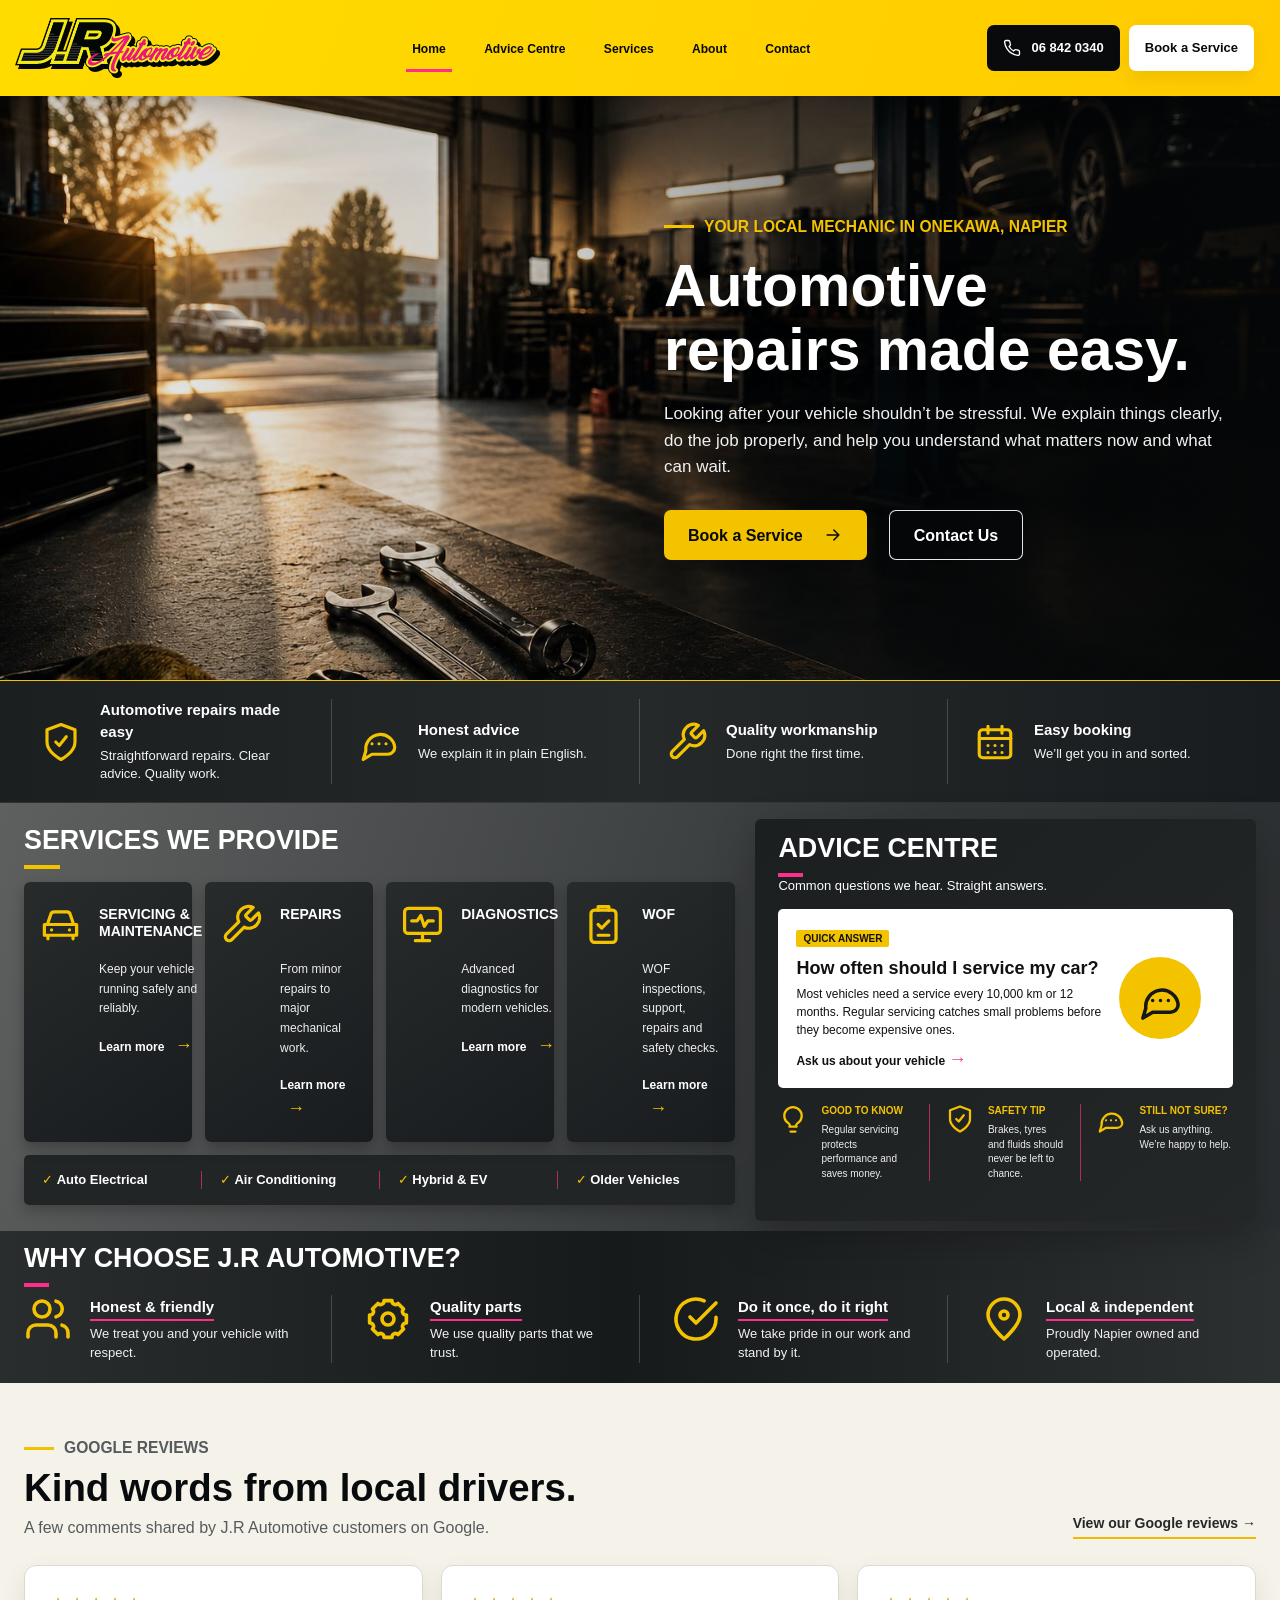
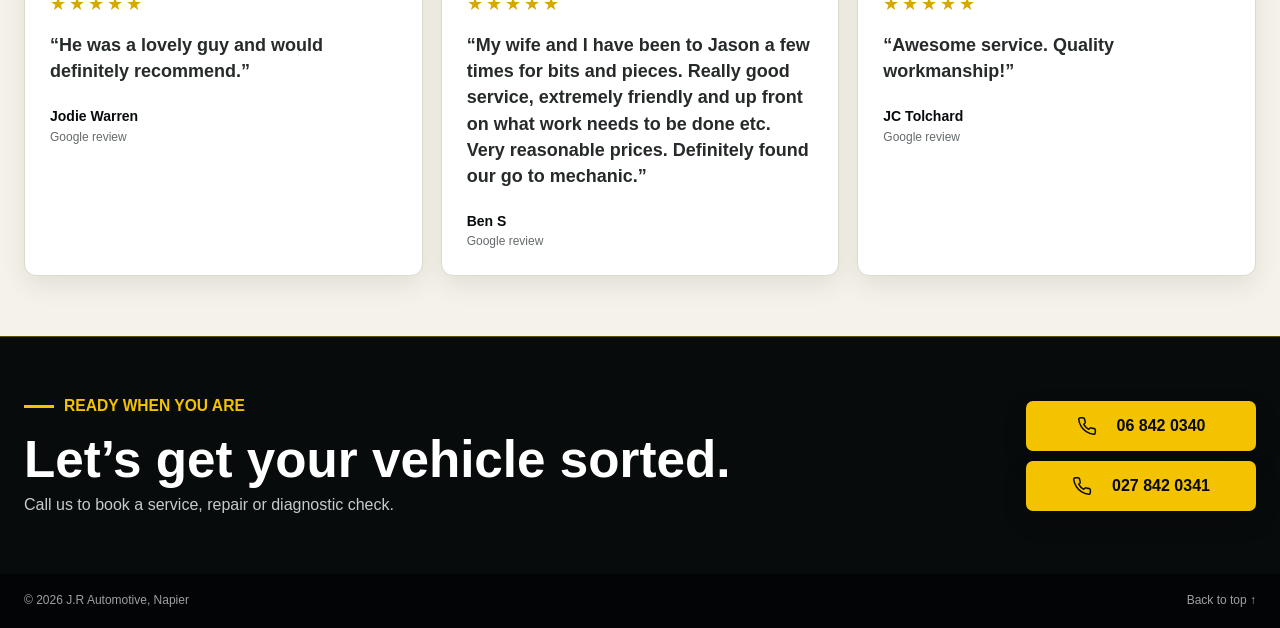
<file: index.html>
<!doctype html>
<html lang="en">
<head>
  <!-- Google tag (gtag.js) -->
  <script async src="https://www.googletagmanager.com/gtag/js?id=G-XKHSMPY7ZS"></script>
  <script>
    window.dataLayer = window.dataLayer || [];
    function gtag(){dataLayer.push(arguments);}
    gtag('js', new Date());

    gtag('config', 'G-XKHSMPY7ZS');
  </script>
  <meta charset="UTF-8" />
  <meta name="viewport" content="width=device-width, initial-scale=1.0" />
  <link rel="icon" type="image/png" href="images/favicon.png" />
  <title>Mechanic Napier | Automotive Repairs Made Easy | J.R Automotive</title>
  <meta name="description" content="Friendly, honest vehicle servicing, repairs, WOF inspections and diagnostics in Onekawa, Napier. Clear advice about what matters now and what can wait." />
  <meta name="robots" content="index, follow, max-image-preview:large" />
  <link rel="canonical" href="https://jrautomotive.nz/" />
  <meta property="og:type" content="website" />
  <meta property="og:locale" content="en_NZ" />
  <meta property="og:site_name" content="J.R Automotive" />
  <meta property="og:title" content="Mechanic Napier | Automotive Repairs Made Easy | J.R Automotive" />
  <meta property="og:description" content="Friendly, honest vehicle servicing, repairs, WOF inspections and diagnostics in Onekawa, Napier. Clear advice about what matters now and what can wait." />
  <meta property="og:url" content="https://jrautomotive.nz/" />
  <meta property="og:image" content="https://jrautomotive.nz/images/hero-workshop-clean-optimized.jpg" />
  <meta property="og:image:alt" content="A warmly lit automotive workshop" />
  <meta name="twitter:card" content="summary_large_image" />
  <meta name="twitter:title" content="Mechanic Napier | Automotive Repairs Made Easy | J.R Automotive" />
  <meta name="twitter:description" content="Friendly, honest vehicle servicing, repairs, WOF inspections and diagnostics in Onekawa, Napier. Clear advice about what matters now and what can wait." />
  <meta name="twitter:image" content="https://jrautomotive.nz/images/hero-workshop-clean-optimized.jpg" />
  <meta name="twitter:image:alt" content="A warmly lit automotive workshop" />
  <meta name="theme-color" content="#f3c300" />
  <link rel="stylesheet" href="style.css" />
  <script type="application/ld+json">
  {
    "@context": "https://schema.org",
    "@type": "AutoRepair",
    "@id": "https://jrautomotive.nz/#business",
    "name": "J.R Automotive",
    "description": "Friendly, honest vehicle servicing, repairs, WOF inspections, diagnostics and auto electrical work in Onekawa, Napier.",
    "url": "https://jrautomotive.nz/",
    "image": "https://jrautomotive.nz/images/hero-workshop-clean-optimized.jpg",
    "logo": "https://jrautomotive.nz/images/jr-logo.png",
    "telephone": "+64-6-842-0340",
    "email": "J.Rfixyourcar@gmail.com",
    "address": {
      "@type": "PostalAddress",
      "streetAddress": "4/10 Thorn Place, Onekawa",
      "addressLocality": "Napier",
      "addressRegion": "Hawke's Bay",
      "addressCountry": "NZ"
    },
    "areaServed": "Hawke's Bay",
    "openingHoursSpecification": [
      {
        "@type": "OpeningHoursSpecification",
        "dayOfWeek": ["Monday", "Tuesday", "Wednesday", "Thursday", "Friday"],
        "opens": "08:30",
        "closes": "17:30"
      },
      {
        "@type": "OpeningHoursSpecification",
        "dayOfWeek": "Saturday",
        "opens": "09:00",
        "closes": "12:00"
      }
    ],
    "knowsAbout": [
      "Vehicle servicing and maintenance",
      "Automotive repairs",
      "WOF inspections",
      "Vehicle diagnostics",
      "Auto electrical repairs",
      "Air conditioning service and repair",
      "Hybrid and electric vehicle servicing",
      "Older vehicle servicing"
    ],
    "hasMap": "https://www.google.com/maps/search/?api=1&query=4%2F10%20Thorn%20Place%2C%20Onekawa%2C%20Napier%2C%20New%20Zealand"
  }
  </script>
  <script type="application/ld+json">
  {
    "@context": "https://schema.org",
    "@type": "WebSite",
    "@id": "https://jrautomotive.nz/#website",
    "url": "https://jrautomotive.nz/",
    "name": "J.R Automotive",
    "alternateName": "JR Automotive",
    "publisher": {
      "@id": "https://jrautomotive.nz/#business"
    },
    "inLanguage": "en-NZ"
  }
  </script>
</head>
<body>
  <svg class="svg-defs" aria-hidden="true">
    <symbol id="icon-phone" viewBox="0 0 24 24"><path d="M22 16.9v3a2 2 0 0 1-2.2 2 19.8 19.8 0 0 1-8.6-3.1 19.5 19.5 0 0 1-6-6A19.8 19.8 0 0 1 2.1 4.2 2 2 0 0 1 4.1 2h3a2 2 0 0 1 2 1.7c.1 1 .4 2 .7 2.9a2 2 0 0 1-.4 2.1L8.1 10a16 16 0 0 0 6 6l1.3-1.3a2 2 0 0 1 2.1-.4c.9.3 1.9.6 2.9.7a2 2 0 0 1 1.6 1.9z"/></symbol>
    <symbol id="icon-arrow" viewBox="0 0 24 24"><path d="M5 12h14M13 6l6 6-6 6"/></symbol>
    <symbol id="icon-shield" viewBox="0 0 24 24"><path d="M12 22s8-4 8-10V5l-8-3-8 3v7c0 6 8 10 8 10z"/><path d="m9 12 2 2 4-5"/></symbol>
    <symbol id="icon-chat" viewBox="0 0 24 24"><path d="M21 15a4 4 0 0 1-4 4H8l-5 3 1.5-5A8 8 0 1 1 21 15z"/><path d="M8 13h.01M12 13h.01M16 13h.01"/></symbol>
    <symbol id="icon-wrench" viewBox="0 0 24 24"><path d="M14.7 6.3a1 1 0 0 0 0 1.4l1.6 1.6a1 1 0 0 0 1.4 0l3.8-3.8a6 6 0 0 1-8 8l-6.9 6.9a2.1 2.1 0 0 1-3-3l6.9-6.9a6 6 0 0 1 8-8z"/></symbol>
    <symbol id="icon-calendar" viewBox="0 0 24 24"><rect x="3" y="5" width="18" height="16" rx="2"/><path d="M16 3v4M8 3v4M3 10h18M8 14h.01M12 14h.01M16 14h.01M8 18h.01M12 18h.01M16 18h.01"/></symbol>
    <symbol id="icon-car" viewBox="0 0 24 24"><path d="m5 11 1.5-4.5A2 2 0 0 1 8.4 5h7.2a2 2 0 0 1 1.9 1.5L19 11M3 12h18v6H3zM5 18v2M19 18v2M7 15h.01M17 15h.01"/></symbol>
    <symbol id="icon-monitor" viewBox="0 0 24 24"><rect x="2" y="3" width="20" height="14" rx="2"/><path d="M8 21h8M12 17v4M6 10h3l2-3 2 6 2-3h3"/></symbol>
    <symbol id="icon-clipboard" viewBox="0 0 24 24"><rect x="5" y="4" width="14" height="18" rx="2"/><path d="M9 4V2h6v2M9 12l2 2 4-4M9 18h6"/></symbol>
    <symbol id="icon-bulb" viewBox="0 0 24 24"><path d="M9 18h6M10 22h4M8.5 15.5A7 7 0 1 1 15.5 15.5c-.9.7-1.2 1.4-1.3 2.5h-4.4c-.1-1.1-.4-1.8-1.3-2.5z"/></symbol>
    <symbol id="icon-users" viewBox="0 0 24 24"><path d="M16 21v-2a4 4 0 0 0-4-4H6a4 4 0 0 0-4 4v2M9 11a4 4 0 1 0 0-8 4 4 0 0 0 0 8zM22 21v-2a4 4 0 0 0-3-3.9M16 3.1a4 4 0 0 1 0 7.8"/></symbol>
    <symbol id="icon-gear" viewBox="0 0 24 24"><circle cx="12" cy="12" r="3"/><path d="M19.4 15a1.7 1.7 0 0 0 .3 1.9l.1.1-2.8 2.8-.1-.1a1.7 1.7 0 0 0-1.9-.3 1.7 1.7 0 0 0-1 1.6v.2h-4V21a1.7 1.7 0 0 0-1-1.6 1.7 1.7 0 0 0-1.9.3l-.1.1L4.2 17l.1-.1a1.7 1.7 0 0 0 .3-1.9A1.7 1.7 0 0 0 3 14H2.8v-4H3a1.7 1.7 0 0 0 1.6-1 1.7 1.7 0 0 0-.3-1.9L4.2 7 7 4.2l.1.1a1.7 1.7 0 0 0 1.9.3A1.7 1.7 0 0 0 10 3V2.8h4V3a1.7 1.7 0 0 0 1 1.6 1.7 1.7 0 0 0 1.9-.3l.1-.1L19.8 7l-.1.1a1.7 1.7 0 0 0-.3 1.9 1.7 1.7 0 0 0 1.6 1h.2v4H21a1.7 1.7 0 0 0-1.6 1z"/></symbol>
    <symbol id="icon-check" viewBox="0 0 24 24"><path d="M22 11.1V12a10 10 0 1 1-5.9-9.1"/><path d="m22 4-10 10-3-3"/></symbol>
    <symbol id="icon-pin" viewBox="0 0 24 24"><path d="M20 10c0 5-8 12-8 12S4 15 4 10a8 8 0 1 1 16 0z"/><circle cx="12" cy="10" r="2"/></symbol>
  </svg>

  <header class="site-header" id="top">
    <a class="brand" href="index.html" aria-label="J.R Automotive home">
      <img src="images/jr-logo.png" width="3211" height="953" alt="J.R Automotive" />
    </a>

    <button class="menu-toggle" type="button" aria-label="Open navigation" aria-expanded="false" aria-controls="site-nav">
      <span></span><span></span><span></span>
    </button>

    <div class="header-main">
      <nav class="main-nav" id="site-nav" aria-label="Main navigation">
        <a class="active" href="index.html">Home</a>
        <a href="advice.html">Advice Centre</a>
        <a href="services.html">Services</a>
        <a href="about.html">About</a>
        <a href="contact.html">Contact</a>
      </nav>

      <div class="header-actions">
        <a class="header-phone" href="tel:068420340">
          <svg><use href="#icon-phone"></use></svg>
          <span>06 842 0340</span>
        </a>
        <a class="header-book" href="contact.html">Book a Service</a>
      </div>
    </div>
  </header>

  <main>
    <section class="hero" aria-labelledby="hero-title">
      <div class="hero-content page-width">
        <div class="hero-copy-block">
          <p class="eyebrow"><span></span> Your local mechanic in Onekawa, Napier</p>
          <h1 id="hero-title">Automotive repairs made easy.</h1>
          <p class="hero-copy">Looking after your vehicle shouldn&rsquo;t be stressful. We explain things clearly, do the job properly, and help you understand what matters now and what can wait.</p>
          <div class="hero-actions">
            <a class="button button-yellow" href="contact.html">Book a Service <svg><use href="#icon-arrow"></use></svg></a>
            <a class="button button-outline" href="contact.html">Contact Us</a>
          </div>
        </div>
      </div>
    </section>

    <section class="trust-strip" aria-label="Our service promises">
      <div class="page-width trust-grid">
        <article class="trust-item"><svg><use href="#icon-shield"></use></svg><div><strong>Automotive repairs made easy</strong><span>Straightforward repairs. Clear advice. Quality work.</span></div></article>
        <article class="trust-item"><svg><use href="#icon-chat"></use></svg><div><strong>Honest advice</strong><span>We explain it in plain English.</span></div></article>
        <article class="trust-item"><svg><use href="#icon-wrench"></use></svg><div><strong>Quality workmanship</strong><span>Done right the first time.</span></div></article>
        <article class="trust-item"><svg><use href="#icon-calendar"></use></svg><div><strong>Easy booking</strong><span>We’ll get you in and sorted.</span></div></article>
      </div>
    </section>

    <section class="services-advice" id="services">
      <div class="page-width content-grid">
        <div class="services-column">
          <div class="section-heading">
            <h2>Services we provide</h2>
            <span></span>
          </div>

          <div class="service-grid">
            <a class="service-card" href="services.html#servicing-maintenance">
              <svg><use href="#icon-car"></use></svg>
              <div><h3>Servicing &amp;<br />Maintenance</h3><p>Keep your vehicle running safely and reliably.</p><span class="service-link">Learn more <span aria-hidden="true">→</span></span></div>
            </a>
            <a class="service-card" href="services.html#repairs">
              <svg><use href="#icon-wrench"></use></svg>
              <div><h3>Repairs</h3><p>From minor repairs to major mechanical work.</p><span class="service-link">Learn more <span aria-hidden="true">→</span></span></div>
            </a>
            <a class="service-card" href="services.html#diagnostics">
              <svg><use href="#icon-monitor"></use></svg>
              <div><h3>Diagnostics</h3><p>Advanced diagnostics for modern vehicles.</p><span class="service-link">Learn more <span aria-hidden="true">→</span></span></div>
            </a>
            <a class="service-card" href="wof.html">
              <svg><use href="#icon-clipboard"></use></svg>
              <div><h3>WOF</h3><p>WOF inspections, support, repairs and safety checks.</p><span class="service-link">Learn more <span aria-hidden="true">→</span></span></div>
            </a>
          </div>

          <div class="more-services">
            <span>✓ <b>Auto Electrical</b></span>
            <span>✓ <b>Air Conditioning</b></span>
            <span>✓ <b>Hybrid &amp; EV</b></span>
            <span>✓ <b>Older Vehicles</b></span>
          </div>
        </div>

        <aside class="advice-panel" id="advice">
          <div class="section-heading light">
            <h2>Advice centre</h2>
            <span></span>
          </div>
          <p class="advice-intro">Common questions we hear. Straight answers.</p>
          <article class="quick-answer">
            <div>
              <small>Quick answer</small>
              <h3>How often should I service my car?</h3>
              <p>Most vehicles need a service every 10,000 km or 12 months. Regular servicing catches small problems before they become expensive ones.</p>
              <a href="advice.html">Ask us about your vehicle <span>→</span></a>
            </div>
            <div class="answer-icon"><svg><use href="#icon-chat"></use></svg></div>
          </article>
          <div class="advice-tips">
            <article><svg><use href="#icon-bulb"></use></svg><div><strong>Good to know</strong><span>Regular servicing protects performance and saves money.</span></div></article>
            <article><svg><use href="#icon-shield"></use></svg><div><strong>Safety tip</strong><span>Brakes, tyres and fluids should never be left to chance.</span></div></article>
            <article><svg><use href="#icon-chat"></use></svg><div><strong>Still not sure?</strong><span>Ask us anything. We’re happy to help.</span></div></article>
          </div>
        </aside>
      </div>
    </section>

    <section class="why-us" id="about">
      <div class="page-width">
        <div class="section-heading light">
          <h2>Why choose J.R Automotive?</h2>
          <span></span>
        </div>
        <div class="why-grid">
          <article><svg><use href="#icon-users"></use></svg><div><h3>Honest &amp; friendly</h3><p>We treat you and your vehicle with respect.</p></div></article>
          <article><svg><use href="#icon-gear"></use></svg><div><h3>Quality parts</h3><p>We use quality parts that we trust.</p></div></article>
          <article><svg><use href="#icon-check"></use></svg><div><h3>Do it once, do it right</h3><p>We take pride in our work and stand by it.</p></div></article>
          <article><svg><use href="#icon-pin"></use></svg><div><h3>Local &amp; independent</h3><p>Proudly Napier owned and operated.</p></div></article>
        </div>
      </div>
    </section>

    <section class="customer-reviews" aria-labelledby="reviews-heading">
      <div class="page-width">
        <div class="reviews-heading">
          <div>
            <p class="eyebrow"><span></span> Google reviews</p>
            <h2 id="reviews-heading">Kind words from local drivers.</h2>
            <p>A few comments shared by J.R Automotive customers on Google.</p>
          </div>
          <a class="reviews-link" href="https://www.google.com/maps/search/?api=1&amp;query=J.R%20Automotive%2C%204%2F10%20Thorn%20Place%2C%20Onekawa%2C%20Napier" target="_blank" rel="noopener">View our Google reviews <span aria-hidden="true">&rarr;</span></a>
        </div>

        <div class="reviews-grid">
          <figure class="review-card">
            <div class="review-stars" aria-label="5 out of 5 stars">★★★★★</div>
            <blockquote>“He was a lovely guy and would definitely recommend.”</blockquote>
            <figcaption><strong>Jodie Warren</strong><span>Google review</span></figcaption>
          </figure>
          <figure class="review-card">
            <div class="review-stars" aria-label="5 out of 5 stars">★★★★★</div>
            <blockquote>“My wife and I have been to Jason a few times for bits and pieces. Really good service, extremely friendly and up front on what work needs to be done etc. Very reasonable prices. Definitely found our go to mechanic.”</blockquote>
            <figcaption><strong>Ben S</strong><span>Google review</span></figcaption>
          </figure>
          <figure class="review-card">
            <div class="review-stars" aria-label="5 out of 5 stars">★★★★★</div>
            <blockquote>“Awesome service. Quality workmanship!”</blockquote>
            <figcaption><strong>JC Tolchard</strong><span>Google review</span></figcaption>
          </figure>
        </div>
      </div>
    </section>

    <section class="contact-cta" id="contact">
      <div class="page-width contact-inner">
        <div><p class="eyebrow"><span></span> Ready when you are</p><h2>Let’s get your vehicle sorted.</h2><p>Call us to book a service, repair or diagnostic check.</p></div>
        <div class="contact-buttons"><a class="button button-yellow" href="tel:068420340"><svg><use href="#icon-phone"></use></svg> 06 842 0340</a><a class="button button-yellow" href="tel:0278420341"><svg><use href="#icon-phone"></use></svg> 027 842 0341</a></div>
      </div>
    </section>
  </main>

  <footer><div class="page-width"><span>© <span id="year"></span> J.R Automotive, Napier</span><a href="#top">Back to top ↑</a></div></footer>

  <script>
    const toggle = document.querySelector('.menu-toggle');
    const header = document.querySelector('.site-header');
    toggle.addEventListener('click', () => {
      const open = header.classList.toggle('menu-open');
      toggle.setAttribute('aria-expanded', String(open));
    });
    document.querySelectorAll('.main-nav a').forEach(link => link.addEventListener('click', () => {
      header.classList.remove('menu-open');
      toggle.setAttribute('aria-expanded', 'false');
    }));
    document.getElementById('year').textContent = new Date().getFullYear();
  </script>
</body>
</html>
</file>
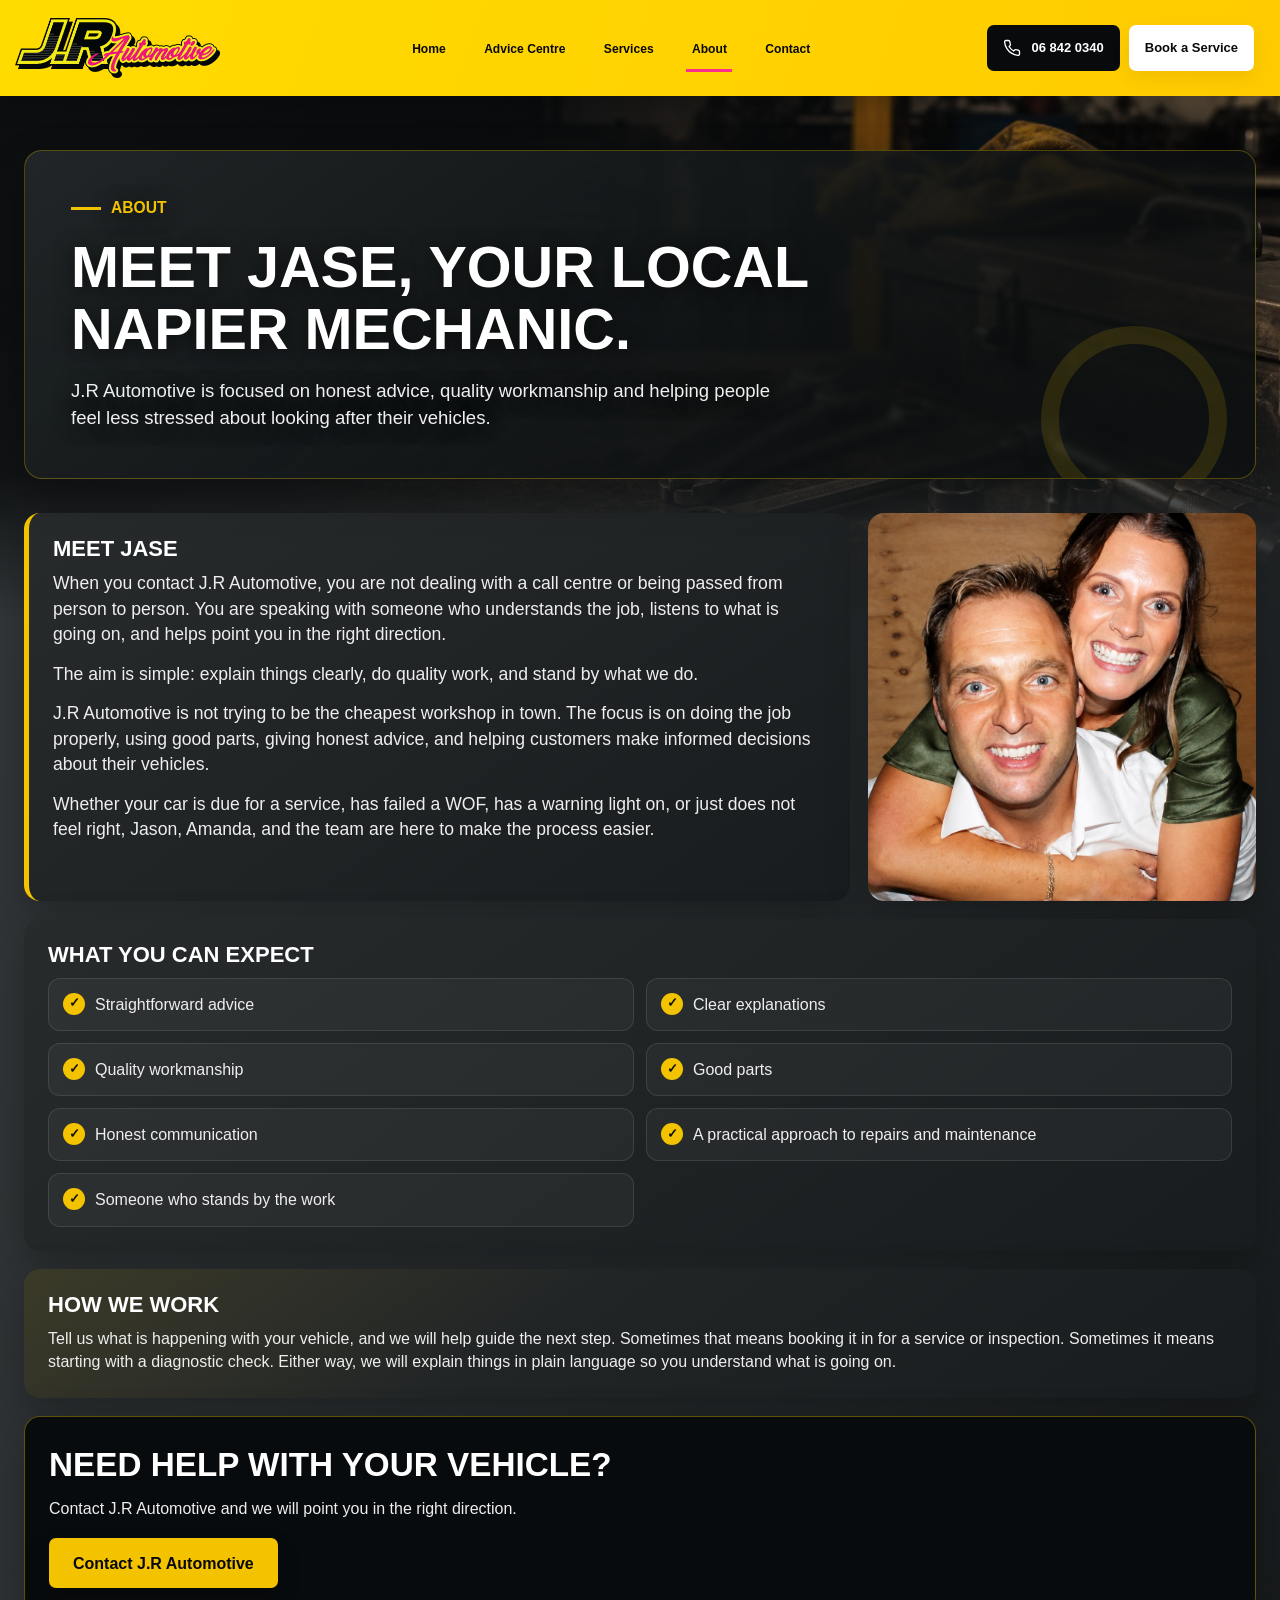
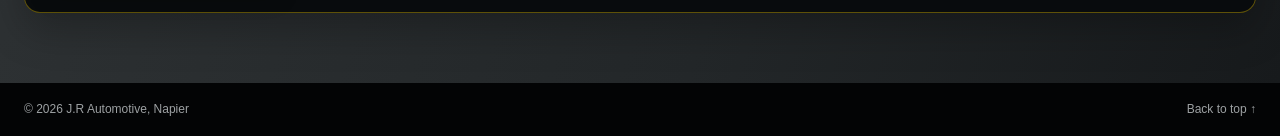
<file: about.html>
<!doctype html>
<html lang="en">
<head>
  <!-- Google tag (gtag.js) -->
  <script async src="https://www.googletagmanager.com/gtag/js?id=G-XKHSMPY7ZS"></script>
  <script>
    window.dataLayer = window.dataLayer || [];
    function gtag(){dataLayer.push(arguments);}
    gtag('js', new Date());

    gtag('config', 'G-XKHSMPY7ZS');
  </script>
  <meta charset="UTF-8" />
  <meta name="viewport" content="width=device-width, initial-scale=1.0" />
  <link rel="icon" type="image/png" href="images/favicon.png" />
  <meta name="description" content="Meet Jase, the hands-on local mechanic behind J.R Automotive, and learn about his straightforward, quality-focused approach in Napier." />
  <meta name="robots" content="index, follow, max-image-preview:large" />
  <title>Meet Jase | Local Mechanic in Napier | J.R Automotive</title>
  <link rel="canonical" href="https://jrautomotive.nz/about.html" />
  <meta property="og:type" content="website" />
  <meta property="og:locale" content="en_NZ" />
  <meta property="og:site_name" content="J.R Automotive" />
  <meta property="og:title" content="Meet Jase | Local Mechanic in Napier | J.R Automotive" />
  <meta property="og:description" content="Meet Jase, the hands-on local mechanic behind J.R Automotive, and learn about his straightforward, quality-focused approach in Napier." />
  <meta property="og:url" content="https://jrautomotive.nz/about.html" />
  <meta property="og:image" content="https://jrautomotive.nz/images/hero-workshop-clean-optimized.jpg" />
  <meta property="og:image:alt" content="A warmly lit automotive workshop" />
  <meta name="twitter:card" content="summary_large_image" />
  <meta name="theme-color" content="#f3c300" />
  <link rel="stylesheet" href="style.css" />
</head>
<body>
  <svg class="svg-defs" aria-hidden="true">
    <symbol id="icon-phone" viewBox="0 0 24 24"><path d="M22 16.9v3a2 2 0 0 1-2.2 2 19.8 19.8 0 0 1-8.6-3.1 19.5 19.5 0 0 1-6-6A19.8 19.8 0 0 1 2.1 4.2 2 2 0 0 1 4.1 2h3a2 2 0 0 1 2 1.7c.1 1 .4 2 .7 2.9a2 2 0 0 1-.4 2.1L8.1 10a16 16 0 0 0 6 6l1.3-1.3a2 2 0 0 1 2.1-.4c.9.3 1.9.6 2.9.7a2 2 0 0 1 1.6 1.9z"/></symbol>
    <symbol id="icon-arrow" viewBox="0 0 24 24"><path d="M5 12h14M13 6l6 6-6 6"/></symbol>
    <symbol id="icon-shield" viewBox="0 0 24 24"><path d="M12 22s8-4 8-10V5l-8-3-8 3v7c0 6 8 10 8 10z"/><path d="m9 12 2 2 4-5"/></symbol>
    <symbol id="icon-chat" viewBox="0 0 24 24"><path d="M21 15a4 4 0 0 1-4 4H8l-5 3 1.5-5A8 8 0 1 1 21 15z"/><path d="M8 13h.01M12 13h.01M16 13h.01"/></symbol>
    <symbol id="icon-wrench" viewBox="0 0 24 24"><path d="M14.7 6.3a4 4 0 0 0-5-5L12 3.6 9.6 6 7.3 3.7a4 4 0 0 0 5 5L3 18l3 3 8.7-9.3a4 4 0 0 0 5-5L17.4 9 15 6.6l2.3-2.3a4 4 0 0 0-2.6 2z"/></symbol>
    <symbol id="icon-calendar" viewBox="0 0 24 24"><rect x="3" y="5" width="18" height="16" rx="2"/><path d="M16 3v4M8 3v4M3 10h18M8 14h.01M12 14h.01M16 14h.01M8 18h.01M12 18h.01M16 18h.01"/></symbol>
    <symbol id="icon-car" viewBox="0 0 24 24"><path d="m5 11 1.5-4.5A2 2 0 0 1 8.4 5h7.2a2 2 0 0 1 1.9 1.5L19 11M3 12h18v6H3zM5 18v2M19 18v2M7 15h.01M17 15h.01"/></symbol>
    <symbol id="icon-monitor" viewBox="0 0 24 24"><rect x="2" y="3" width="20" height="14" rx="2"/><path d="M8 21h8M12 17v4M6 10h3l2-3 2 6 2-3h3"/></symbol>
    <symbol id="icon-clipboard" viewBox="0 0 24 24"><rect x="5" y="4" width="14" height="18" rx="2"/><path d="M9 4V2h6v2M9 12l2 2 4-4M9 18h6"/></symbol>
    <symbol id="icon-bulb" viewBox="0 0 24 24"><path d="M9 18h6M10 22h4M8.5 15.5A7 7 0 1 1 15.5 15.5c-.9.7-1.2 1.4-1.3 2.5h-4.4c-.1-1.1-.4-1.8-1.3-2.5z"/></symbol>
    <symbol id="icon-users" viewBox="0 0 24 24"><path d="M16 21v-2a4 4 0 0 0-4-4H6a4 4 0 0 0-4 4v2M9 11a4 4 0 1 0 0-8 4 4 0 0 0 0 8zM22 21v-2a4 4 0 0 0-3-3.9M16 3.1a4 4 0 0 1 0 7.8"/></symbol>
    <symbol id="icon-gear" viewBox="0 0 24 24"><circle cx="12" cy="12" r="3"/><path d="M19.4 15a1.7 1.7 0 0 0 .3 1.9l.1.1-2.8 2.8-.1-.1a1.7 1.7 0 0 0-1.9-.3 1.7 1.7 0 0 0-1 1.6v.2h-4V21a1.7 1.7 0 0 0-1-1.6 1.7 1.7 0 0 0-1.9.3l-.1.1L4.2 17l.1-.1a1.7 1.7 0 0 0 .3-1.9A1.7 1.7 0 0 0 3 14H2.8v-4H3a1.7 1.7 0 0 0 1.6-1 1.7 1.7 0 0 0-.3-1.9L4.2 7 7 4.2l.1.1a1.7 1.7 0 0 0 1.9.3A1.7 1.7 0 0 0 10 3V2.8h4V3a1.7 1.7 0 0 0 1 1.6 1.7 1.7 0 0 0 1.9-.3l.1-.1L19.8 7l-.1.1a1.7 1.7 0 0 0-.3 1.9 1.7 1.7 0 0 0 1.6 1h.2v4H21a1.7 1.7 0 0 0-1.6 1z"/></symbol>
    <symbol id="icon-check" viewBox="0 0 24 24"><path d="M22 11.1V12a10 10 0 1 1-5.9-9.1"/><path d="m22 4-10 10-3-3"/></symbol>
    <symbol id="icon-pin" viewBox="0 0 24 24"><path d="M20 10c0 5-8 12-8 12S4 15 4 10a8 8 0 1 1 16 0z"/><circle cx="12" cy="10" r="2"/></symbol>
  </svg>
  <header class="site-header" id="top">
    <a class="brand" href="index.html" aria-label="J.R Automotive home">
      <img src="images/jr-logo.png" width="3211" height="953" alt="J.R Automotive" />
    </a>

    <button class="menu-toggle" type="button" aria-label="Open navigation" aria-expanded="false" aria-controls="site-nav">
      <span></span><span></span><span></span>
    </button>

    <div class="header-main">
      <nav class="main-nav" id="site-nav" aria-label="Main navigation">
        <a href="index.html">Home</a>
        <a href="advice.html">Advice Centre</a>
        <a href="services.html">Services</a>
        <a class="active" href="about.html">About</a>
        <a href="contact.html">Contact</a>
      </nav>

      <div class="header-actions">
        <a class="header-phone" href="tel:068420340">
          <svg><use href="#icon-phone"></use></svg>
          <span>06 842 0340</span>
        </a>
        <a class="header-book" href="contact.html">Book a Service</a>
      </div>
    </div>
  </header>
  <main class="subpage about-page">
    <section class="page-hero page-width about-hero" id="meet-jase">
      <div class="about-hero-card">
        <p class="eyebrow"><span></span> About</p>
        <h1>Meet Jase, your local Napier mechanic.</h1>
        <p>J.R Automotive is focused on honest advice, quality workmanship and helping people feel less stressed about looking after their vehicles.</p>
      </div>
    </section>

    <section class="page-section page-width meet-page">
      <article class="meet-feature">
        <div class="page-card meet-intro">
          <h2>Meet Jase</h2>
          <p>When you contact J.R Automotive, you are not dealing with a call centre or being passed from person to person. You are speaking with someone who understands the job, listens to what is going on, and helps point you in the right direction.</p>
          <p>The aim is simple: explain things clearly, do quality work, and stand by what we do.</p>
          <p>J.R Automotive is not trying to be the cheapest workshop in town. The focus is on doing the job properly, using good parts, giving honest advice, and helping customers make informed decisions about their vehicles.</p>
          <p>Whether your car is due for a service, has failed a WOF, has a warning light on, or just does not feel right, Jason, Amanda, and the team are here to make the process easier.</p>
        </div>
        <figure class="meet-photo">
          <img src="images/about-jase-amanda.jpg" width="1023" height="1537" alt="Jase and Amanda from J.R Automotive" />
        </figure>
      </article>

      <section class="page-card">
        <h2>What you can expect</h2>
        <ul class="expect-list">
          <li><span>&#10003;</span>Straightforward advice</li>
          <li><span>&#10003;</span>Clear explanations</li>
          <li><span>&#10003;</span>Quality workmanship</li>
          <li><span>&#10003;</span>Good parts</li>
          <li><span>&#10003;</span>Honest communication</li>
          <li><span>&#10003;</span>A practical approach to repairs and maintenance</li>
          <li><span>&#10003;</span>Someone who stands by the work</li>
        </ul>
      </section>

      <section class="page-card">
        <h2>How we work</h2>
        <p>Tell us what is happening with your vehicle, and we will help guide the next step. Sometimes that means booking it in for a service or inspection. Sometimes it means starting with a diagnostic check. Either way, we will explain things in plain language so you understand what is going on.</p>
      </section>

      <aside class="advice-cta meet-cta">
        <h2>Need help with your vehicle?</h2>
        <p>Contact J.R Automotive and we will point you in the right direction.</p>
        <a class="button button-yellow" href="contact.html">Contact J.R Automotive</a>
      </aside>
    </section>
  </main>
  <footer><div class="page-width"><span>© <span id="year"></span> J.R Automotive, Napier</span><a href="#top">Back to top ↑</a></div></footer>

  <script>
    const toggle = document.querySelector('.menu-toggle');
    const header = document.querySelector('.site-header');
    toggle.addEventListener('click', () => {
      const open = header.classList.toggle('menu-open');
      toggle.setAttribute('aria-expanded', String(open));
    });
    document.querySelectorAll('.main-nav a').forEach(link => link.addEventListener('click', () => {
      header.classList.remove('menu-open');
      toggle.setAttribute('aria-expanded', 'false');
    }));
    document.getElementById('year').textContent = new Date().getFullYear();
  </script>
</body>
</html>
</file>
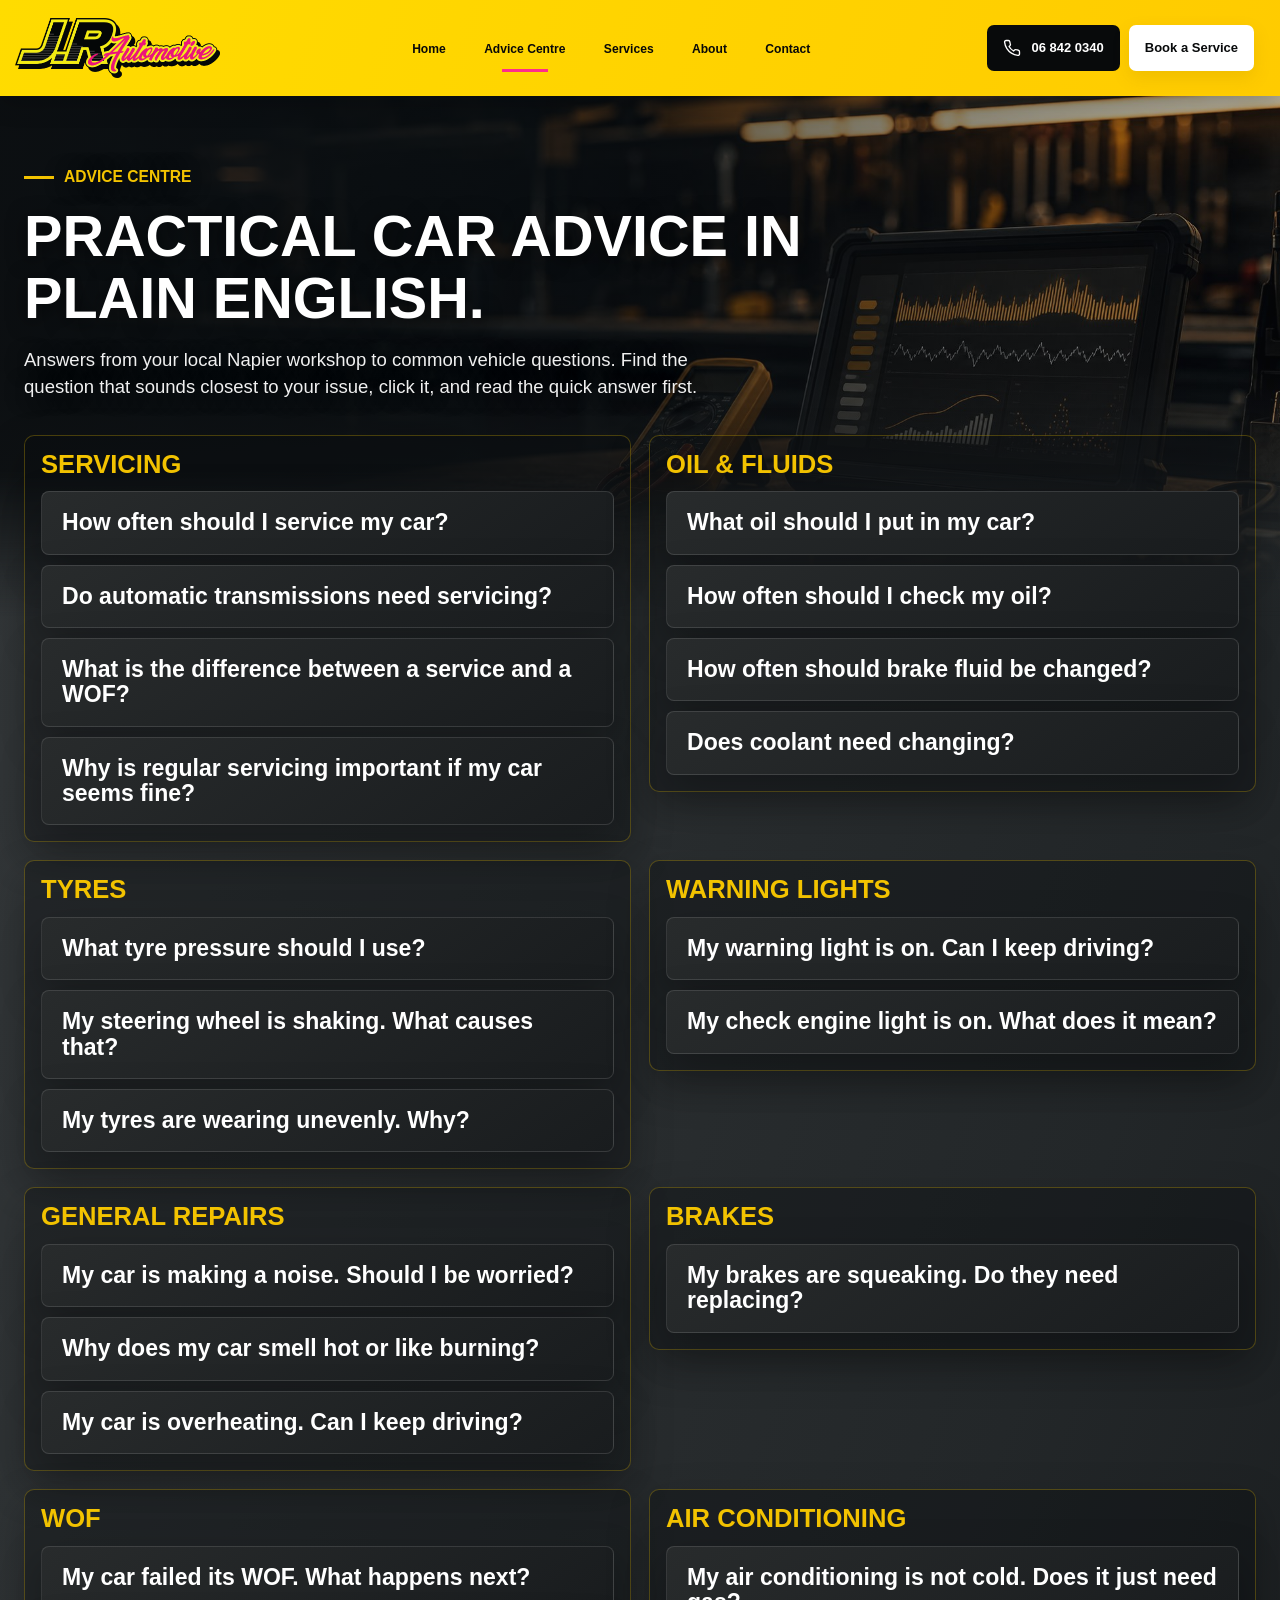
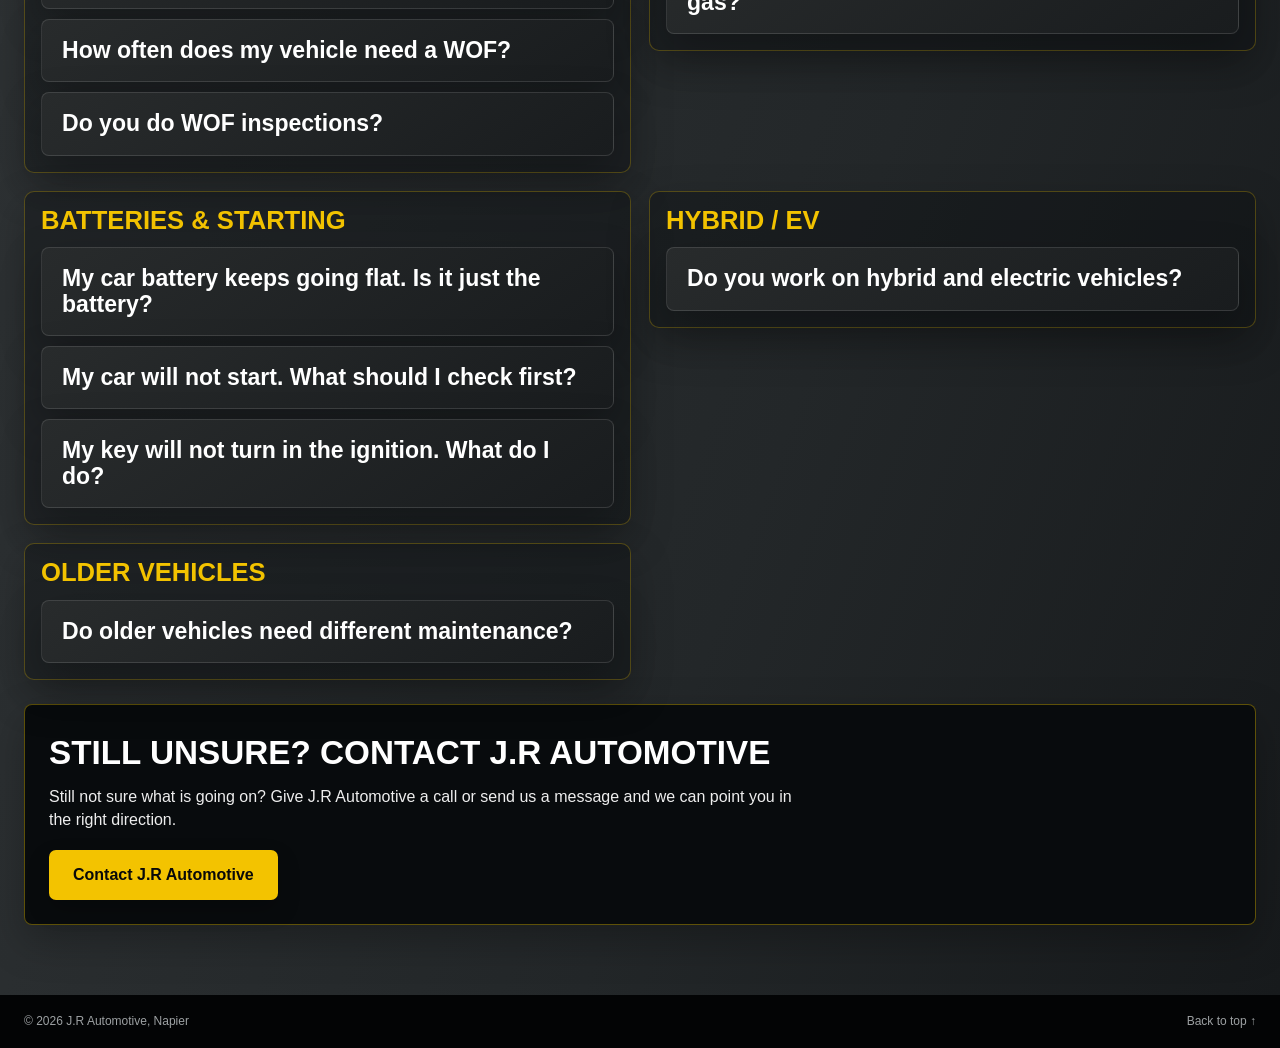
<file: advice.html>
<!doctype html>
<html lang="en">
<head>
  <!-- Google tag (gtag.js) -->
  <script async src="https://www.googletagmanager.com/gtag/js?id=G-XKHSMPY7ZS"></script>
  <script>
    window.dataLayer = window.dataLayer || [];
    function gtag(){dataLayer.push(arguments);}
    gtag('js', new Date());

    gtag('config', 'G-XKHSMPY7ZS');
  </script>
  <meta charset="UTF-8" />
  <meta name="viewport" content="width=device-width, initial-scale=1.0" />
  <link rel="icon" type="image/png" href="images/favicon.png" />
  <meta name="description" content="Plain-English car care advice about servicing, warning lights, tyres, brakes and WOFs from J.R Automotive in Napier." />
  <meta name="robots" content="index, follow, max-image-preview:large" />
  <title>Car Care Advice &amp; Workshop FAQs | J.R Automotive Napier</title>
  <link rel="canonical" href="https://jrautomotive.nz/advice.html" />
  <meta property="og:type" content="website" />
  <meta property="og:locale" content="en_NZ" />
  <meta property="og:site_name" content="J.R Automotive" />
  <meta property="og:title" content="Car Care Advice &amp; Workshop FAQs | J.R Automotive Napier" />
  <meta property="og:description" content="Plain-English car care advice about servicing, warning lights, tyres, brakes and WOFs from J.R Automotive in Napier." />
  <meta property="og:url" content="https://jrautomotive.nz/advice.html" />
  <meta property="og:image" content="https://jrautomotive.nz/images/hero-workshop-clean-optimized.jpg" />
  <meta property="og:image:alt" content="A warmly lit automotive workshop" />
  <meta name="twitter:card" content="summary_large_image" />
  <meta name="theme-color" content="#f3c300" />
  <script type="application/ld+json">
  {
    "@context": "https://schema.org",
    "@type": "BreadcrumbList",
    "itemListElement": [
      {
        "@type": "ListItem",
        "position": 1,
        "name": "Home",
        "item": "https://jrautomotive.nz/"
      },
      {
        "@type": "ListItem",
        "position": 2,
        "name": "Advice Centre",
        "item": "https://jrautomotive.nz/advice.html"
      }
    ]
  }
  </script>
  <link rel="stylesheet" href="style.css" />
</head>
<body>
  <svg class="svg-defs" aria-hidden="true">
    <symbol id="icon-phone" viewBox="0 0 24 24"><path d="M22 16.9v3a2 2 0 0 1-2.2 2 19.8 19.8 0 0 1-8.6-3.1 19.5 19.5 0 0 1-6-6A19.8 19.8 0 0 1 2.1 4.2 2 2 0 0 1 4.1 2h3a2 2 0 0 1 2 1.7c.1 1 .4 2 .7 2.9a2 2 0 0 1-.4 2.1L8.1 10a16 16 0 0 0 6 6l1.3-1.3a2 2 0 0 1 2.1-.4c.9.3 1.9.6 2.9.7a2 2 0 0 1 1.6 1.9z"/></symbol>
    <symbol id="icon-arrow" viewBox="0 0 24 24"><path d="M5 12h14M13 6l6 6-6 6"/></symbol>
    <symbol id="icon-shield" viewBox="0 0 24 24"><path d="M12 22s8-4 8-10V5l-8-3-8 3v7c0 6 8 10 8 10z"/><path d="m9 12 2 2 4-5"/></symbol>
    <symbol id="icon-chat" viewBox="0 0 24 24"><path d="M21 15a4 4 0 0 1-4 4H8l-5 3 1.5-5A8 8 0 1 1 21 15z"/><path d="M8 13h.01M12 13h.01M16 13h.01"/></symbol>
    <symbol id="icon-wrench" viewBox="0 0 24 24"><path d="M14.7 6.3a4 4 0 0 0-5-5L12 3.6 9.6 6 7.3 3.7a4 4 0 0 0 5 5L3 18l3 3 8.7-9.3a4 4 0 0 0 5-5L17.4 9 15 6.6l2.3-2.3a4 4 0 0 0-2.6 2z"/></symbol>
    <symbol id="icon-calendar" viewBox="0 0 24 24"><rect x="3" y="5" width="18" height="16" rx="2"/><path d="M16 3v4M8 3v4M3 10h18M8 14h.01M12 14h.01M16 14h.01M8 18h.01M12 18h.01M16 18h.01"/></symbol>
    <symbol id="icon-car" viewBox="0 0 24 24"><path d="m5 11 1.5-4.5A2 2 0 0 1 8.4 5h7.2a2 2 0 0 1 1.9 1.5L19 11M3 12h18v6H3zM5 18v2M19 18v2M7 15h.01M17 15h.01"/></symbol>
    <symbol id="icon-monitor" viewBox="0 0 24 24"><rect x="2" y="3" width="20" height="14" rx="2"/><path d="M8 21h8M12 17v4M6 10h3l2-3 2 6 2-3h3"/></symbol>
    <symbol id="icon-clipboard" viewBox="0 0 24 24"><rect x="5" y="4" width="14" height="18" rx="2"/><path d="M9 4V2h6v2M9 12l2 2 4-4M9 18h6"/></symbol>
    <symbol id="icon-bulb" viewBox="0 0 24 24"><path d="M9 18h6M10 22h4M8.5 15.5A7 7 0 1 1 15.5 15.5c-.9.7-1.2 1.4-1.3 2.5h-4.4c-.1-1.1-.4-1.8-1.3-2.5z"/></symbol>
    <symbol id="icon-users" viewBox="0 0 24 24"><path d="M16 21v-2a4 4 0 0 0-4-4H6a4 4 0 0 0-4 4v2M9 11a4 4 0 1 0 0-8 4 4 0 0 0 0 8zM22 21v-2a4 4 0 0 0-3-3.9M16 3.1a4 4 0 0 1 0 7.8"/></symbol>
    <symbol id="icon-gear" viewBox="0 0 24 24"><circle cx="12" cy="12" r="3"/><path d="M19.4 15a1.7 1.7 0 0 0 .3 1.9l.1.1-2.8 2.8-.1-.1a1.7 1.7 0 0 0-1.9-.3 1.7 1.7 0 0 0-1 1.6v.2h-4V21a1.7 1.7 0 0 0-1-1.6 1.7 1.7 0 0 0-1.9.3l-.1.1L4.2 17l.1-.1a1.7 1.7 0 0 0 .3-1.9A1.7 1.7 0 0 0 3 14H2.8v-4H3a1.7 1.7 0 0 0 1.6-1 1.7 1.7 0 0 0-.3-1.9L4.2 7 7 4.2l.1.1a1.7 1.7 0 0 0 1.9.3A1.7 1.7 0 0 0 10 3V2.8h4V3a1.7 1.7 0 0 0 1 1.6 1.7 1.7 0 0 0 1.9-.3l.1-.1L19.8 7l-.1.1a1.7 1.7 0 0 0-.3 1.9 1.7 1.7 0 0 0 1.6 1h.2v4H21a1.7 1.7 0 0 0-1.6 1z"/></symbol>
    <symbol id="icon-check" viewBox="0 0 24 24"><path d="M22 11.1V12a10 10 0 1 1-5.9-9.1"/><path d="m22 4-10 10-3-3"/></symbol>
    <symbol id="icon-pin" viewBox="0 0 24 24"><path d="M20 10c0 5-8 12-8 12S4 15 4 10a8 8 0 1 1 16 0z"/><circle cx="12" cy="10" r="2"/></symbol>
  </svg>
  <header class="site-header" id="top">
    <a class="brand" href="index.html" aria-label="J.R Automotive home">
      <img src="images/jr-logo.png" width="3211" height="953" alt="J.R Automotive" />
    </a>

    <button class="menu-toggle" type="button" aria-label="Open navigation" aria-expanded="false" aria-controls="site-nav">
      <span></span><span></span><span></span>
    </button>

    <div class="header-main">
      <nav class="main-nav" id="site-nav" aria-label="Main navigation">
        <a href="index.html">Home</a>
        <a class="active" href="advice.html">Advice Centre</a>
        <a href="services.html">Services</a>
        <a href="about.html">About</a>
        <a href="contact.html">Contact</a>
      </nav>

      <div class="header-actions">
        <a class="header-phone" href="tel:068420340">
          <svg><use href="#icon-phone"></use></svg>
          <span>06 842 0340</span>
        </a>
        <a class="header-book" href="contact.html">Book a Service</a>
      </div>
    </div>
  </header>
  <main class="subpage advice-page">
    <section class="page-hero page-width">
      <p class="eyebrow"><span></span> Advice Centre</p>
      <h1>Practical car advice in plain English.</h1>
      <p>Answers from your local Napier workshop to common vehicle questions. Find the question that sounds closest to your issue, click it, and read the quick answer first.</p>
    </section>

    <section class="page-section page-width" aria-label="Vehicle advice questions">
      <div class="advice-faq grouped-faq">
        <section class="faq-group" aria-labelledby="faq-group-servicing">
          <h2 class="faq-group-title" id="faq-group-servicing">Servicing</h2>
<article class="faq-item">
          <button class="faq-question" type="button" aria-expanded="false" aria-controls="faq-answer-1">
<span class="faq-title">How often should I service my car?</span>
          </button>
          <div class="faq-answer" id="faq-answer-1" hidden>
            <div class="answer-block"><h3>Quick answer</h3><p>For most vehicles, a service every 10,000 km or 12 months is a good rule of thumb.</p></div>
            <div class="answer-block"><h3>More detail</h3><p>Some vehicles have longer manufacturer service intervals, but in real-world driving, shorter servicing often gives the best long-term result. Short trips, stop-start driving, towing, hills, and older vehicles can all be harder on oil, filters, brakes, tyres, and cooling systems. Regular servicing helps pick up small problems before they become expensive ones.</p></div>
            <div class="answer-block"><h3>What to do next</h3><p>Check your service sticker, service book, or contact J.R Automotive if you are not sure when your vehicle is due.</p></div>
          </div>
        </article>
<article class="faq-item">
          <button class="faq-question" type="button" aria-expanded="false" aria-controls="faq-answer-15">
<span class="faq-title">Do automatic transmissions need servicing?</span>
          </button>
          <div class="faq-answer" id="faq-answer-15" hidden>
            <div class="answer-block"><h3>Quick answer</h3><p>Yes, many automatic transmissions benefit from regular servicing.</p></div>
            <div class="answer-block"><h3>More detail</h3><p>Some vehicles are described as having sealed or lifetime transmission fluid, but in real driving conditions, transmission fluid still wears, gets hot, and becomes contaminated over time. Transmission servicing can help with smoother shifting and long-term reliability, especially for vehicles used for towing, hills, heavy traffic, or high kilometres.</p></div>
            <div class="answer-block"><h3>What to do next</h3><p>Ask whether your vehicle is due for transmission servicing at your next service.</p></div>
          </div>
        </article>
<article class="faq-item">
          <button class="faq-question" type="button" aria-expanded="false" aria-controls="faq-answer-25">
<span class="faq-title">What is the difference between a service and a WOF?</span>
          </button>
          <div class="faq-answer" id="faq-answer-25" hidden>
            <div class="answer-block"><h3>Quick answer</h3><p>A WOF checks safety. A service maintains the vehicle.</p></div>
            <div class="answer-block"><h3>More detail</h3><p>A WOF inspection checks whether the vehicle meets minimum safety standards at the time of inspection. A service looks after maintenance items such as engine oil, filters, fluids, brakes, tyres, belts, hoses, and general vehicle condition. A vehicle can pass a WOF but still be overdue for a service.</p></div>
            <div class="answer-block"><h3>What to do next</h3><p>Keep up with both. They do different jobs.</p></div>
          </div>
        </article>
<article class="faq-item">
          <button class="faq-question" type="button" aria-expanded="false" aria-controls="faq-answer-26">
<span class="faq-title">Why is regular servicing important if my car seems fine?</span>
          </button>
          <div class="faq-answer" id="faq-answer-26" hidden>
            <div class="answer-block"><h3>Quick answer</h3><p>Because many problems start quietly before you notice them.</p></div>
            <div class="answer-block"><h3>More detail</h3><p>Oil breaks down, filters block, fluids age, tyres wear, brakes wear, belts crack, batteries weaken, and small leaks can turn into bigger repairs. Regular servicing helps keep the vehicle reliable, safe, and less likely to surprise you with a large repair bill.</p></div>
            <div class="answer-block"><h3>What to do next</h3><p>Book routine servicing based on time and kilometres, not just when something goes wrong.</p></div>
          </div>
        </article>
        </section>
        <section class="faq-group" aria-labelledby="faq-group-oil-fluids">
          <h2 class="faq-group-title" id="faq-group-oil-fluids">Oil &amp; Fluids</h2>
<article class="faq-item">
          <button class="faq-question" type="button" aria-expanded="false" aria-controls="faq-answer-2">
<span class="faq-title">What oil should I put in my car?</span>
          </button>
          <div class="faq-answer" id="faq-answer-2" hidden>
            <div class="answer-block"><h3>Quick answer</h3><p>Use the correct oil grade and specification for your vehicle. Do not guess. Or just call Jase and he will let you know.</p></div>
            <div class="answer-block"><h3>More detail</h3><p>Modern engines can be very particular about oil. The wrong oil can affect engine wear, oil pressure, timing chains, turbochargers, emissions systems, and fuel economy. The number on the bottle, such as 5W-30 or 10W-40, is only part of the story. Some vehicles also require a specific manufacturer approval or oil specification.</p></div>
            <div class="answer-block"><h3>What to do next</h3><p>Check your owner&#39;s manual, service information, or ask J.R Automotive before topping it up.</p></div>
          </div>
        </article>
<article class="faq-item">
          <button class="faq-question" type="button" aria-expanded="false" aria-controls="faq-answer-3">
<span class="faq-title">How often should I check my oil?</span>
          </button>
          <div class="faq-answer" id="faq-answer-3" hidden>
            <div class="answer-block"><h3>Quick answer</h3><p>Check your oil about once a month, and before long trips.</p></div>
            <div class="answer-block"><h3>More detail</h3><p>Even a healthy engine can use some oil between services. Checking it regularly helps prevent low-oil damage, which can become expensive very quickly. Make sure the vehicle is parked on level ground. Some vehicles have a dipstick, while others use an electronic oil level display.</p></div>
            <div class="answer-block"><h3>What to do next</h3><p>If the oil level keeps dropping, or you notice oil leaks or smoke, book the vehicle in to be checked.</p></div>
          </div>
        </article>
<article class="faq-item">
          <button class="faq-question" type="button" aria-expanded="false" aria-controls="faq-answer-13">
<span class="faq-title">How often should brake fluid be changed?</span>
          </button>
          <div class="faq-answer" id="faq-answer-13" hidden>
            <div class="answer-block"><h3>Quick answer</h3><p>Most vehicles should have brake fluid changed about every 2 years.</p></div>
            <div class="answer-block"><h3>More detail</h3><p>Brake fluid absorbs moisture over time. Moisture can lower the boiling point of the fluid and contribute to corrosion inside the braking system. Old brake fluid can affect braking performance, especially under heavy braking, towing, hills, or repeated stop-start driving.</p></div>
            <div class="answer-block"><h3>What to do next</h3><p>Ask J.R Automotive to test the brake fluid during your service.</p></div>
          </div>
        </article>
<article class="faq-item">
          <button class="faq-question" type="button" aria-expanded="false" aria-controls="faq-answer-14">
<span class="faq-title">Does coolant need changing?</span>
          </button>
          <div class="faq-answer" id="faq-answer-14" hidden>
            <div class="answer-block"><h3>Quick answer</h3><p>Yes. Coolant does not last forever.</p></div>
            <div class="answer-block"><h3>More detail</h3><p>Coolant helps control engine temperature and protects the cooling system from corrosion. Old or incorrect coolant can contribute to overheating, corrosion, leaks, blocked radiators, heater problems, and water pump issues. Different vehicles use different coolant types, so it is important to use the correct one.</p></div>
            <div class="answer-block"><h3>What to do next</h3><p>If the coolant is dirty, rusty, low, or unknown, book a cooling system check.</p></div>
          </div>
        </article>
        </section>
        <section class="faq-group" aria-labelledby="faq-group-tyres">
          <h2 class="faq-group-title" id="faq-group-tyres">Tyres</h2>
<article class="faq-item">
          <button class="faq-question" type="button" aria-expanded="false" aria-controls="faq-answer-4">
<span class="faq-title">What tyre pressure should I use?</span>
          </button>
          <div class="faq-answer" id="faq-answer-4" hidden>
            <div class="answer-block"><h3>Quick answer</h3><p>Use the tyre pressure shown on the vehicle&#39;s tyre placard, not the number written on the tyre sidewall. If you are in a pinch and just want to put some air in the tyres, 36 psi is a safe place to start.</p></div>
            <div class="answer-block"><h3>More detail</h3><p>The tyre placard is usually found inside the driver&#39;s door opening, fuel flap, glovebox, or owner&#39;s manual. It tells you the correct pressure for your vehicle. The number on the tyre sidewall is usually the tyre&#39;s maximum pressure, not the recommended everyday pressure. Incorrect tyre pressure can affect handling, braking, tyre wear, and fuel economy.</p></div>
            <div class="answer-block"><h3>What to do next</h3><p>Check tyre pressures when the tyres are cold. If your tyres are wearing unevenly, the vehicle may need a wheel alignment or suspension check.</p></div>
          </div>
        </article>
<article class="faq-item">
          <button class="faq-question" type="button" aria-expanded="false" aria-controls="faq-answer-19">
<span class="faq-title">My steering wheel is shaking. What causes that?</span>
          </button>
          <div class="faq-answer" id="faq-answer-19" hidden>
            <div class="answer-block"><h3>Quick answer</h3><p>It could be tyre balance, tyre damage, wheel alignment, suspension wear, or brake issues.</p></div>
            <div class="answer-block"><h3>More detail</h3><p>A shake at certain speeds is often related to wheel balance or tyre problems. A shake when braking may point toward brake rotors or suspension movement. Ignoring a steering shake can lead to tyre wear and may affect safety.</p></div>
            <div class="answer-block"><h3>What to do next</h3><p>Book the vehicle in for a check, especially if the shaking is getting worse.</p></div>
          </div>
        </article>
<article class="faq-item">
          <button class="faq-question" type="button" aria-expanded="false" aria-controls="faq-answer-20">
<span class="faq-title">My tyres are wearing unevenly. Why?</span>
          </button>
          <div class="faq-answer" id="faq-answer-20" hidden>
            <div class="answer-block"><h3>Quick answer</h3><p>Uneven tyre wear is often caused by wheel alignment, tyre pressure, suspension wear, or driving conditions.</p></div>
            <div class="answer-block"><h3>More detail</h3><p>Tyres can wear on the inside edge, outside edge, centre, or in patches. Each wear pattern tells a different story. Uneven wear can reduce grip, increase road noise, and shorten tyre life.</p></div>
            <div class="answer-block"><h3>What to do next</h3><p>Have the tyres, suspension, and wheel alignment checked.</p></div>
          </div>
        </article>
        </section>
        <section class="faq-group" aria-labelledby="faq-group-warning-lights">
          <h2 class="faq-group-title" id="faq-group-warning-lights">Warning Lights</h2>
<article class="faq-item">
          <button class="faq-question" type="button" aria-expanded="false" aria-controls="faq-answer-5">
<span class="faq-title">My warning light is on. Can I keep driving?</span>
          </button>
          <div class="faq-answer" id="faq-answer-5" hidden>
            <div class="answer-block"><h3>Quick answer</h3><p>It depends on the warning light. Red lights usually mean stop safely. Orange or amber lights usually mean get it checked soon.</p></div>
            <div class="answer-block"><h3>More detail</h3><p>A red oil pressure light, temperature warning, brake warning, or charging warning should not be ignored. Continuing to drive with some red warning lights can cause serious damage or become unsafe. An orange engine light, ABS light, airbag light, or traction control light may still allow the vehicle to drive, but the fault should be diagnosed.</p></div>
            <div class="answer-block"><h3>What to do next</h3><p>If the light is red, stop safely and call for advice. If the light is orange, book the vehicle in for a diagnostic check.</p></div>
          </div>
        </article>
<article class="faq-item">
          <button class="faq-question" type="button" aria-expanded="false" aria-controls="faq-answer-6">
<span class="faq-title">My check engine light is on. What does it mean?</span>
          </button>
          <div class="faq-answer" id="faq-answer-6" hidden>
            <div class="answer-block"><h3>Quick answer</h3><p>It means the vehicle&#39;s computer has detected a fault.</p></div>
            <div class="answer-block"><h3>More detail</h3><p>A check engine light can be caused by many things, from a minor sensor fault to a misfire, fuel issue, emissions fault, or engine management problem. A scan tool can read the fault code, but the code does not always tell the whole story. It points us in the right direction, then proper testing confirms the cause.</p></div>
            <div class="answer-block"><h3>What to do next</h3><p>Book a diagnostic check. If the light is flashing, avoid driving and call for advice.</p></div>
          </div>
        </article>
        </section>
        <section class="faq-group" aria-labelledby="faq-group-general-repairs">
          <h2 class="faq-group-title" id="faq-group-general-repairs">General Repairs</h2>
<article class="faq-item">
          <button class="faq-question" type="button" aria-expanded="false" aria-controls="faq-answer-7">
<span class="faq-title">My car is making a noise. Should I be worried?</span>
          </button>
          <div class="faq-answer" id="faq-answer-7" hidden>
            <div class="answer-block"><h3>Quick answer</h3><p>New noises are worth checking, especially if they are getting louder or happen while braking, steering, or accelerating.</p></div>
            <div class="answer-block"><h3>More detail</h3><p>Squeaks, knocks, grinding, humming, rattles, and clunks can come from many areas: brakes, suspension, wheel bearings, belts, engine mounts, exhausts, tyres, or driveline parts. Some noises are minor. Others can become unsafe or cause more damage if ignored.</p></div>
            <div class="answer-block"><h3>What to do next</h3><p>Take note of when the noise happens: speed, braking, turning, bumps, cold start, or acceleration. That information helps us find the fault faster.</p></div>
          </div>
        </article>
<article class="faq-item">
          <button class="faq-question" type="button" aria-expanded="false" aria-controls="faq-answer-23">
<span class="faq-title">Why does my car smell hot or like burning?</span>
          </button>
          <div class="faq-answer" id="faq-answer-23" hidden>
            <div class="answer-block"><h3>Quick answer</h3><p>A burning smell should be checked, especially if it is strong or new.</p></div>
            <div class="answer-block"><h3>More detail</h3><p>Possible causes include oil leaking onto hot parts, slipping belts, overheating brakes, clutch smells, electrical faults, plastic touching exhaust components, or cooling system issues. Some smells are minor. Others can be serious.</p></div>
            <div class="answer-block"><h3>What to do next</h3><p>If you see smoke, warning lights, or the smell is strong, stop safely and call for advice.</p></div>
          </div>
        </article>
<article class="faq-item">
          <button class="faq-question" type="button" aria-expanded="false" aria-controls="faq-answer-24">
<span class="faq-title">My car is overheating. Can I keep driving?</span>
          </button>
          <div class="faq-answer" id="faq-answer-24" hidden>
            <div class="answer-block"><h3>Quick answer</h3><p>No. Stop safely and turn the engine off.</p></div>
            <div class="answer-block"><h3>More detail</h3><p>Driving an overheating vehicle can cause serious engine damage. Overheating can be caused by low coolant, leaks, radiator faults, thermostat problems, water pump failure, cooling fans, blocked hoses, or head gasket issues. Do not remove the radiator cap when the engine is hot.</p></div>
            <div class="answer-block"><h3>What to do next</h3><p>Stop safely, let the vehicle cool, and call for advice.</p></div>
          </div>
        </article>
        </section>
        <section class="faq-group" aria-labelledby="faq-group-brakes">
          <h2 class="faq-group-title" id="faq-group-brakes">Brakes</h2>
<article class="faq-item">
          <button class="faq-question" type="button" aria-expanded="false" aria-controls="faq-answer-8">
<span class="faq-title">My brakes are squeaking. Do they need replacing?</span>
          </button>
          <div class="faq-answer" id="faq-answer-8" hidden>
            <div class="answer-block"><h3>Quick answer</h3><p>Not always, but brake noises should be checked.</p></div>
            <div class="answer-block"><h3>More detail</h3><p>Brake squeal can be caused by worn brake pads, dust, glazing, moisture, poor-quality pads, sticking calipers, or worn rotors. A grinding noise is more serious and can mean the brake pads are worn out or metal is contacting metal.</p></div>
            <div class="answer-block"><h3>What to do next</h3><p>Book a brake inspection. If the brakes feel weak, the pedal feels different, or the vehicle pulls to one side, stop driving and get advice.</p></div>
          </div>
        </article>
        </section>
        <section class="faq-group" aria-labelledby="faq-group-wof">
          <h2 class="faq-group-title" id="faq-group-wof">WOF</h2>
<article class="faq-item">
          <button class="faq-question" type="button" aria-expanded="false" aria-controls="faq-answer-9">
<span class="faq-title">My car failed its WOF. What happens next?</span>
          </button>
          <div class="faq-answer" id="faq-answer-9" hidden>
            <div class="answer-block"><h3>Quick answer</h3><p>The faults need to be repaired before the vehicle can pass its WOF.</p></div>
            <div class="answer-block"><h3>More detail</h3><p>A Warrant of Fitness checks that the vehicle meets minimum safety requirements at the time of inspection. If it fails, we will explain what needs fixing and why. Some faults are straightforward. Others may need further inspection before an accurate repair cost can be given.</p></div>
            <div class="answer-block"><h3>What to do next</h3><p>We can talk you through the failed items, explain what is urgent, and repair the vehicle so it can be rechecked.</p></div>
          </div>
        </article>
<article class="faq-item">
          <button class="faq-question" type="button" aria-expanded="false" aria-controls="faq-answer-10">
<span class="faq-title">How often does my vehicle need a WOF?</span>
          </button>
          <div class="faq-answer" id="faq-answer-10" hidden>
            <div class="answer-block"><h3>Quick answer</h3><p>Most vehicles in New Zealand need a regular WOF, but the exact period depends on the vehicle&#39;s age and type.</p></div>
            <div class="answer-block"><h3>More detail</h3><p>A WOF is a safety inspection. It does not replace servicing. A vehicle can pass a WOF and still be due for maintenance such as oil, filters, coolant, brake fluid, spark plugs, or transmission servicing.</p></div>
            <div class="answer-block"><h3>What to do next</h3><p>Check the WOF label on your windscreen. If it is nearly due, book ahead so you are not caught out.</p></div>
          </div>
        </article>
<article class="faq-item">
          <button class="faq-question" type="button" aria-expanded="false" aria-controls="faq-answer-11">
<span class="faq-title">Do you do WOF inspections?</span>
          </button>
          <div class="faq-answer" id="faq-answer-11" hidden>
            <div class="answer-block"><h3>Quick answer</h3><p>Yes, J.R Automotive does WOF inspections for cars, trailers, and LAMS motorcycles.</p></div>
            <div class="answer-block"><h3>More detail</h3><p>A WOF checks key safety items such as brakes, tyres, steering, suspension, lights, seatbelts, structure, glazing, and other required components. For motorcycles, we carry out WOF inspections, but we do not focus on motorcycle repairs.</p></div>
            <div class="answer-block"><h3>What to do next</h3><p>Book your WOF before it expires, especially if you need the vehicle every day.</p></div>
          </div>
        </article>
        </section>
        <section class="faq-group" aria-labelledby="faq-group-air-conditioning">
          <h2 class="faq-group-title" id="faq-group-air-conditioning">Air Conditioning</h2>
<article class="faq-item">
          <button class="faq-question" type="button" aria-expanded="false" aria-controls="faq-answer-12">
<span class="faq-title">My air conditioning is not cold. Does it just need gas?</span>
          </button>
          <div class="faq-answer" id="faq-answer-12" hidden>
            <div class="answer-block"><h3>Quick answer</h3><p>Maybe, but if the gas is low, there may be a leak.</p></div>
            <div class="answer-block"><h3>More detail</h3><p>Air conditioning systems are sealed. If the refrigerant level is low, it usually means the system has lost gas somewhere. Simply filling it may only be a temporary fix if the leak is not found. Poor cooling can also be caused by pressure faults, compressor issues, electrical faults, blocked cabin filters, fans, sensors, or blend door problems.</p></div>
            <div class="answer-block"><h3>What to do next</h3><p>Book an air conditioning check so the system can be tested properly.</p></div>
          </div>
        </article>
        </section>
        <section class="faq-group" aria-labelledby="faq-group-batteries-starting">
          <h2 class="faq-group-title" id="faq-group-batteries-starting">Batteries &amp; Starting</h2>
<article class="faq-item">
          <button class="faq-question" type="button" aria-expanded="false" aria-controls="faq-answer-16">
<span class="faq-title">My car battery keeps going flat. Is it just the battery?</span>
          </button>
          <div class="faq-answer" id="faq-answer-16" hidden>
            <div class="answer-block"><h3>Quick answer</h3><p>It could be the battery, but it could also be a charging fault or something draining power.</p></div>
            <div class="answer-block"><h3>More detail</h3><p>Batteries can fail with age, but other causes include alternator faults, loose connections, poor earths, lights staying on, electrical drains, or short trips that do not give the battery enough time to recharge. Replacing the battery without testing can sometimes miss the real problem.</p></div>
            <div class="answer-block"><h3>What to do next</h3><p>Book a battery and charging system test.</p></div>
          </div>
        </article>
<article class="faq-item">
          <button class="faq-question" type="button" aria-expanded="false" aria-controls="faq-answer-17">
<span class="faq-title">My car will not start. What should I check first?</span>
          </button>
          <div class="faq-answer" id="faq-answer-17" hidden>
            <div class="answer-block"><h3>Quick answer</h3><p>Check whether the dash lights come on, whether the engine cranks, and whether you hear clicking.</p></div>
            <div class="answer-block"><h3>More detail</h3><p>A no-start problem can be caused by a flat battery, starter motor, alternator, key issue, immobiliser fault, fuel problem, sensor fault, or engine mechanical issue. The symptoms matter. A car that cranks but will not fire is different from a car that does nothing when you turn the key.</p></div>
            <div class="answer-block"><h3>What to do next</h3><p>Take note of what happens when you try to start it, then call J.R Automotive for advice.</p></div>
          </div>
        </article>
<article class="faq-item">
          <button class="faq-question" type="button" aria-expanded="false" aria-controls="faq-answer-18">
<span class="faq-title">My key will not turn in the ignition. What do I do?</span>
          </button>
          <div class="faq-answer" id="faq-answer-18" hidden>
            <div class="answer-block"><h3>Quick answer</h3><p>Try gently moving the steering wheel while turning the key. Do not force it.</p></div>
            <div class="answer-block"><h3>More detail</h3><p>Sometimes the steering lock puts pressure on the ignition barrel. Gently moving the steering wheel left and right while turning the key can release it. Other causes can include a worn key, worn ignition barrel, damaged lock, flat battery, gear selector not fully in park, or immobiliser issue.</p></div>
            <div class="answer-block"><h3>What to do next</h3><p>If the key still will not turn, stop forcing it and call for advice. Forcing it can make the repair more expensive.</p></div>
          </div>
        </article>
        </section>
        <section class="faq-group" aria-labelledby="faq-group-hybrid-ev">
          <h2 class="faq-group-title" id="faq-group-hybrid-ev">Hybrid / EV</h2>
<article class="faq-item">
          <button class="faq-question" type="button" aria-expanded="false" aria-controls="faq-answer-21">
<span class="faq-title">Do you work on hybrid and electric vehicles?</span>
          </button>
          <div class="faq-answer" id="faq-answer-21" hidden>
            <div class="answer-block"><h3>Quick answer</h3><p>Yes, J.R Automotive can help with servicing and repairs on many hybrid and electric vehicles.</p></div>
            <div class="answer-block"><h3>More detail</h3><p>Hybrid and electric vehicles still have many regular service items, including brakes, tyres, suspension, cooling systems, cabin filters, 12-volt batteries, air conditioning, and WOF requirements. High-voltage systems need the correct training and care.</p></div>
            <div class="answer-block"><h3>What to do next</h3><p>Contact J.R Automotive with the vehicle make and model so we can confirm how we can help.</p></div>
          </div>
        </article>
        </section>
        <section class="faq-group" aria-labelledby="faq-group-older-vehicles">
          <h2 class="faq-group-title" id="faq-group-older-vehicles">Older Vehicles</h2>
<article class="faq-item">
          <button class="faq-question" type="button" aria-expanded="false" aria-controls="faq-answer-22">
<span class="faq-title">Do older vehicles need different maintenance?</span>
          </button>
          <div class="faq-answer" id="faq-answer-22" hidden>
            <div class="answer-block"><h3>Quick answer</h3><p>Yes. Older vehicles often need a more practical, hands-on approach.</p></div>
            <div class="answer-block"><h3>More detail</h3><p>Older vehicles may need attention to carburettors, ignition systems, cooling systems, oil leaks, belts, hoses, suspension wear, and general age-related issues. They may not have the same diagnostic systems as modern vehicles, so experience and careful testing matter.</p></div>
            <div class="answer-block"><h3>What to do next</h3><p>Tell us what the vehicle is doing, what has already been repaired, and how often it is used.</p></div>
          </div>
        </article>
        </section>
      </div>

      <aside class="advice-cta">
        <h2>Still unsure? Contact J.R Automotive</h2>
        <p>Still not sure what is going on? Give J.R Automotive a call or send us a message and we can point you in the right direction.</p>
        <a class="button button-yellow" href="contact.html">Contact J.R Automotive</a>
      </aside>
    </section>
  </main>
  <footer><div class="page-width"><span>© <span id="year"></span> J.R Automotive, Napier</span><a href="#top">Back to top ↑</a></div></footer>

  <script>
    const toggle = document.querySelector('.menu-toggle');
    const header = document.querySelector('.site-header');
    toggle.addEventListener('click', () => {
      const open = header.classList.toggle('menu-open');
      toggle.setAttribute('aria-expanded', String(open));
    });
    document.querySelectorAll('.main-nav a').forEach(link => link.addEventListener('click', () => {
      header.classList.remove('menu-open');
      toggle.setAttribute('aria-expanded', 'false');
    }));
    document.querySelectorAll('.faq-question').forEach(button => {
      button.addEventListener('click', () => {
        const answer = document.getElementById(button.getAttribute('aria-controls'));
        const isOpen = button.getAttribute('aria-expanded') === 'true';

        document.querySelectorAll('.faq-question').forEach(otherButton => {
          const otherAnswer = document.getElementById(otherButton.getAttribute('aria-controls'));
          otherButton.setAttribute('aria-expanded', 'false');
          if (otherAnswer) otherAnswer.hidden = true;
        });

        button.setAttribute('aria-expanded', String(!isOpen));
        if (answer) answer.hidden = isOpen;
      });
    });

    const faqData = Array.from(document.querySelectorAll('.faq-item')).map(item => {
      const question = item.querySelector('.faq-title');
      const answer = item.querySelector('.faq-answer');
      return {
        '@type': 'Question',
        name: question.textContent.trim(),
        acceptedAnswer: {
          '@type': 'Answer',
          text: Array.from(answer.querySelectorAll('p')).map(paragraph => paragraph.textContent.trim()).join(' ')
        }
      };
    });
    const faqSchema = document.createElement('script');
    faqSchema.type = 'application/ld+json';
    faqSchema.textContent = JSON.stringify({
      '@context': 'https://schema.org',
      '@type': 'FAQPage',
      mainEntity: faqData
    });
    document.head.appendChild(faqSchema);

    document.getElementById('year').textContent = new Date().getFullYear();
  </script>
</body>
</html>
</file>
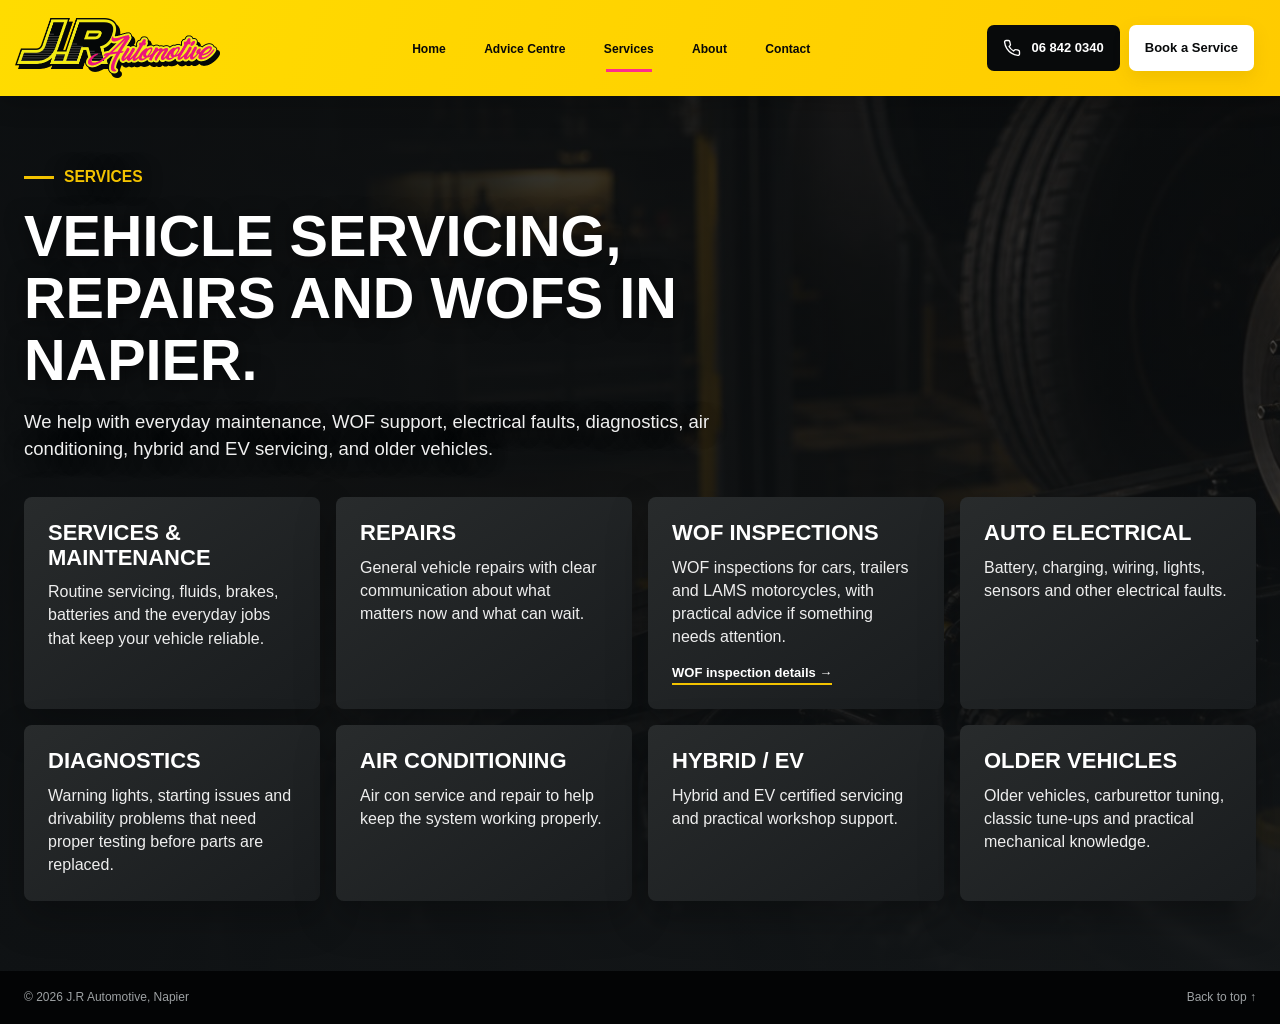
<file: services.html>
<!doctype html>
<html lang="en">
<head>
  <!-- Google tag (gtag.js) -->
  <script async src="https://www.googletagmanager.com/gtag/js?id=G-XKHSMPY7ZS"></script>
  <script>
    window.dataLayer = window.dataLayer || [];
    function gtag(){dataLayer.push(arguments);}
    gtag('js', new Date());

    gtag('config', 'G-XKHSMPY7ZS');
  </script>
  <meta charset="UTF-8" />
  <meta name="viewport" content="width=device-width, initial-scale=1.0" />
  <link rel="icon" type="image/png" href="images/favicon.png" />
  <meta name="description" content="Car servicing, repairs, WOF inspections, diagnostics and auto electrical work from J.R Automotive in Onekawa, Napier." />
  <meta name="robots" content="index, follow, max-image-preview:large" />
  <title>Car Servicing, Repairs &amp; WOF Napier | J.R Automotive</title>
  <link rel="canonical" href="https://jrautomotive.nz/services.html" />
  <meta property="og:type" content="website" />
  <meta property="og:locale" content="en_NZ" />
  <meta property="og:site_name" content="J.R Automotive" />
  <meta property="og:title" content="Car Servicing, Repairs &amp; WOF Napier | J.R Automotive" />
  <meta property="og:description" content="Car servicing, repairs, WOF inspections, diagnostics and auto electrical work from J.R Automotive in Onekawa, Napier." />
  <meta property="og:url" content="https://jrautomotive.nz/services.html" />
  <meta property="og:image" content="https://jrautomotive.nz/images/hero-workshop-clean-optimized.jpg" />
  <meta property="og:image:alt" content="A warmly lit automotive workshop" />
  <meta name="twitter:card" content="summary_large_image" />
  <meta name="theme-color" content="#f3c300" />
  <link rel="stylesheet" href="style.css" />
</head>
<body>
  <svg class="svg-defs" aria-hidden="true">
    <symbol id="icon-phone" viewBox="0 0 24 24"><path d="M22 16.9v3a2 2 0 0 1-2.2 2 19.8 19.8 0 0 1-8.6-3.1 19.5 19.5 0 0 1-6-6A19.8 19.8 0 0 1 2.1 4.2 2 2 0 0 1 4.1 2h3a2 2 0 0 1 2 1.7c.1 1 .4 2 .7 2.9a2 2 0 0 1-.4 2.1L8.1 10a16 16 0 0 0 6 6l1.3-1.3a2 2 0 0 1 2.1-.4c.9.3 1.9.6 2.9.7a2 2 0 0 1 1.6 1.9z"/></symbol>
    <symbol id="icon-arrow" viewBox="0 0 24 24"><path d="M5 12h14M13 6l6 6-6 6"/></symbol>
    <symbol id="icon-shield" viewBox="0 0 24 24"><path d="M12 22s8-4 8-10V5l-8-3-8 3v7c0 6 8 10 8 10z"/><path d="m9 12 2 2 4-5"/></symbol>
    <symbol id="icon-chat" viewBox="0 0 24 24"><path d="M21 15a4 4 0 0 1-4 4H8l-5 3 1.5-5A8 8 0 1 1 21 15z"/><path d="M8 13h.01M12 13h.01M16 13h.01"/></symbol>
    <symbol id="icon-wrench" viewBox="0 0 24 24"><path d="M14.7 6.3a4 4 0 0 0-5-5L12 3.6 9.6 6 7.3 3.7a4 4 0 0 0 5 5L3 18l3 3 8.7-9.3a4 4 0 0 0 5-5L17.4 9 15 6.6l2.3-2.3a4 4 0 0 0-2.6 2z"/></symbol>
    <symbol id="icon-calendar" viewBox="0 0 24 24"><rect x="3" y="5" width="18" height="16" rx="2"/><path d="M16 3v4M8 3v4M3 10h18M8 14h.01M12 14h.01M16 14h.01M8 18h.01M12 18h.01M16 18h.01"/></symbol>
    <symbol id="icon-car" viewBox="0 0 24 24"><path d="m5 11 1.5-4.5A2 2 0 0 1 8.4 5h7.2a2 2 0 0 1 1.9 1.5L19 11M3 12h18v6H3zM5 18v2M19 18v2M7 15h.01M17 15h.01"/></symbol>
    <symbol id="icon-monitor" viewBox="0 0 24 24"><rect x="2" y="3" width="20" height="14" rx="2"/><path d="M8 21h8M12 17v4M6 10h3l2-3 2 6 2-3h3"/></symbol>
    <symbol id="icon-clipboard" viewBox="0 0 24 24"><rect x="5" y="4" width="14" height="18" rx="2"/><path d="M9 4V2h6v2M9 12l2 2 4-4M9 18h6"/></symbol>
    <symbol id="icon-bulb" viewBox="0 0 24 24"><path d="M9 18h6M10 22h4M8.5 15.5A7 7 0 1 1 15.5 15.5c-.9.7-1.2 1.4-1.3 2.5h-4.4c-.1-1.1-.4-1.8-1.3-2.5z"/></symbol>
    <symbol id="icon-users" viewBox="0 0 24 24"><path d="M16 21v-2a4 4 0 0 0-4-4H6a4 4 0 0 0-4 4v2M9 11a4 4 0 1 0 0-8 4 4 0 0 0 0 8zM22 21v-2a4 4 0 0 0-3-3.9M16 3.1a4 4 0 0 1 0 7.8"/></symbol>
    <symbol id="icon-gear" viewBox="0 0 24 24"><circle cx="12" cy="12" r="3"/><path d="M19.4 15a1.7 1.7 0 0 0 .3 1.9l.1.1-2.8 2.8-.1-.1a1.7 1.7 0 0 0-1.9-.3 1.7 1.7 0 0 0-1 1.6v.2h-4V21a1.7 1.7 0 0 0-1-1.6 1.7 1.7 0 0 0-1.9.3l-.1.1L4.2 17l.1-.1a1.7 1.7 0 0 0 .3-1.9A1.7 1.7 0 0 0 3 14H2.8v-4H3a1.7 1.7 0 0 0 1.6-1 1.7 1.7 0 0 0-.3-1.9L4.2 7 7 4.2l.1.1a1.7 1.7 0 0 0 1.9.3A1.7 1.7 0 0 0 10 3V2.8h4V3a1.7 1.7 0 0 0 1 1.6 1.7 1.7 0 0 0 1.9-.3l.1-.1L19.8 7l-.1.1a1.7 1.7 0 0 0-.3 1.9 1.7 1.7 0 0 0 1.6 1h.2v4H21a1.7 1.7 0 0 0-1.6 1z"/></symbol>
    <symbol id="icon-check" viewBox="0 0 24 24"><path d="M22 11.1V12a10 10 0 1 1-5.9-9.1"/><path d="m22 4-10 10-3-3"/></symbol>
    <symbol id="icon-pin" viewBox="0 0 24 24"><path d="M20 10c0 5-8 12-8 12S4 15 4 10a8 8 0 1 1 16 0z"/><circle cx="12" cy="10" r="2"/></symbol>
  </svg>
  <header class="site-header" id="top">
    <a class="brand" href="index.html" aria-label="J.R Automotive home">
      <img src="images/jr-logo.png" width="3211" height="953" alt="J.R Automotive" />
    </a>

    <button class="menu-toggle" type="button" aria-label="Open navigation" aria-expanded="false" aria-controls="site-nav">
      <span></span><span></span><span></span>
    </button>

    <div class="header-main">
      <nav class="main-nav" id="site-nav" aria-label="Main navigation">
        <a href="index.html">Home</a>
        <a href="advice.html">Advice Centre</a>
        <a class="active" href="services.html">Services</a>
        <a href="about.html">About</a>
        <a href="contact.html">Contact</a>
      </nav>

      <div class="header-actions">
        <a class="header-phone" href="tel:068420340">
          <svg><use href="#icon-phone"></use></svg>
          <span>06 842 0340</span>
        </a>
        <a class="header-book" href="contact.html">Book a Service</a>
      </div>
    </div>
  </header>
  <main class="subpage services-page">
    <section class="page-hero page-width">
      <p class="eyebrow"><span></span> Services</p>
      <h1>Vehicle servicing, repairs and WOFs in Napier.</h1>
      <p>We help with everyday maintenance, WOF support, electrical faults, diagnostics, air conditioning, hybrid and EV servicing, and older vehicles.</p>
    </section>

    <section class="page-section page-width">
      <div class="page-grid service-list">
        <article class="page-card" id="servicing-maintenance"><h2>Services &amp; Maintenance</h2><p>Routine servicing, fluids, brakes, batteries and the everyday jobs that keep your vehicle reliable.</p></article>
        <article class="page-card" id="repairs"><h2>Repairs</h2><p>General vehicle repairs with clear communication about what matters now and what can wait.</p></article>
        <article class="page-card" id="wof"><h2>WOF Inspections</h2><p>WOF inspections for cars, trailers and LAMS motorcycles, with practical advice if something needs attention.</p><a class="page-card-link" href="wof.html">WOF inspection details <span aria-hidden="true">&rarr;</span></a></article>
        <article class="page-card" id="auto-electrical"><h2>Auto Electrical</h2><p>Battery, charging, wiring, lights, sensors and other electrical faults.</p></article>
        <article class="page-card" id="diagnostics"><h2>Diagnostics</h2><p>Warning lights, starting issues and drivability problems that need proper testing before parts are replaced.</p></article>
        <article class="page-card" id="air-conditioning"><h2>Air Conditioning</h2><p>Air con service and repair to help keep the system working properly.</p></article>
        <article class="page-card" id="hybrid-ev"><h2>Hybrid / EV</h2><p>Hybrid and EV certified servicing and practical workshop support.</p></article>
        <article class="page-card" id="older-vehicles"><h2>Older Vehicles</h2><p>Older vehicles, carburettor tuning, classic tune-ups and practical mechanical knowledge.</p></article>
      </div>
    </section>
  </main>

  <footer><div class="page-width"><span>© <span id="year"></span> J.R Automotive, Napier</span><a href="#top">Back to top ↑</a></div></footer>

  <script>
    const toggle = document.querySelector('.menu-toggle');
    const header = document.querySelector('.site-header');
    toggle.addEventListener('click', () => {
      const open = header.classList.toggle('menu-open');
      toggle.setAttribute('aria-expanded', String(open));
    });
    document.querySelectorAll('.main-nav a').forEach(link => link.addEventListener('click', () => {
      header.classList.remove('menu-open');
      toggle.setAttribute('aria-expanded', 'false');
    }));
    document.getElementById('year').textContent = new Date().getFullYear();
  </script></body>
</html>
</file>
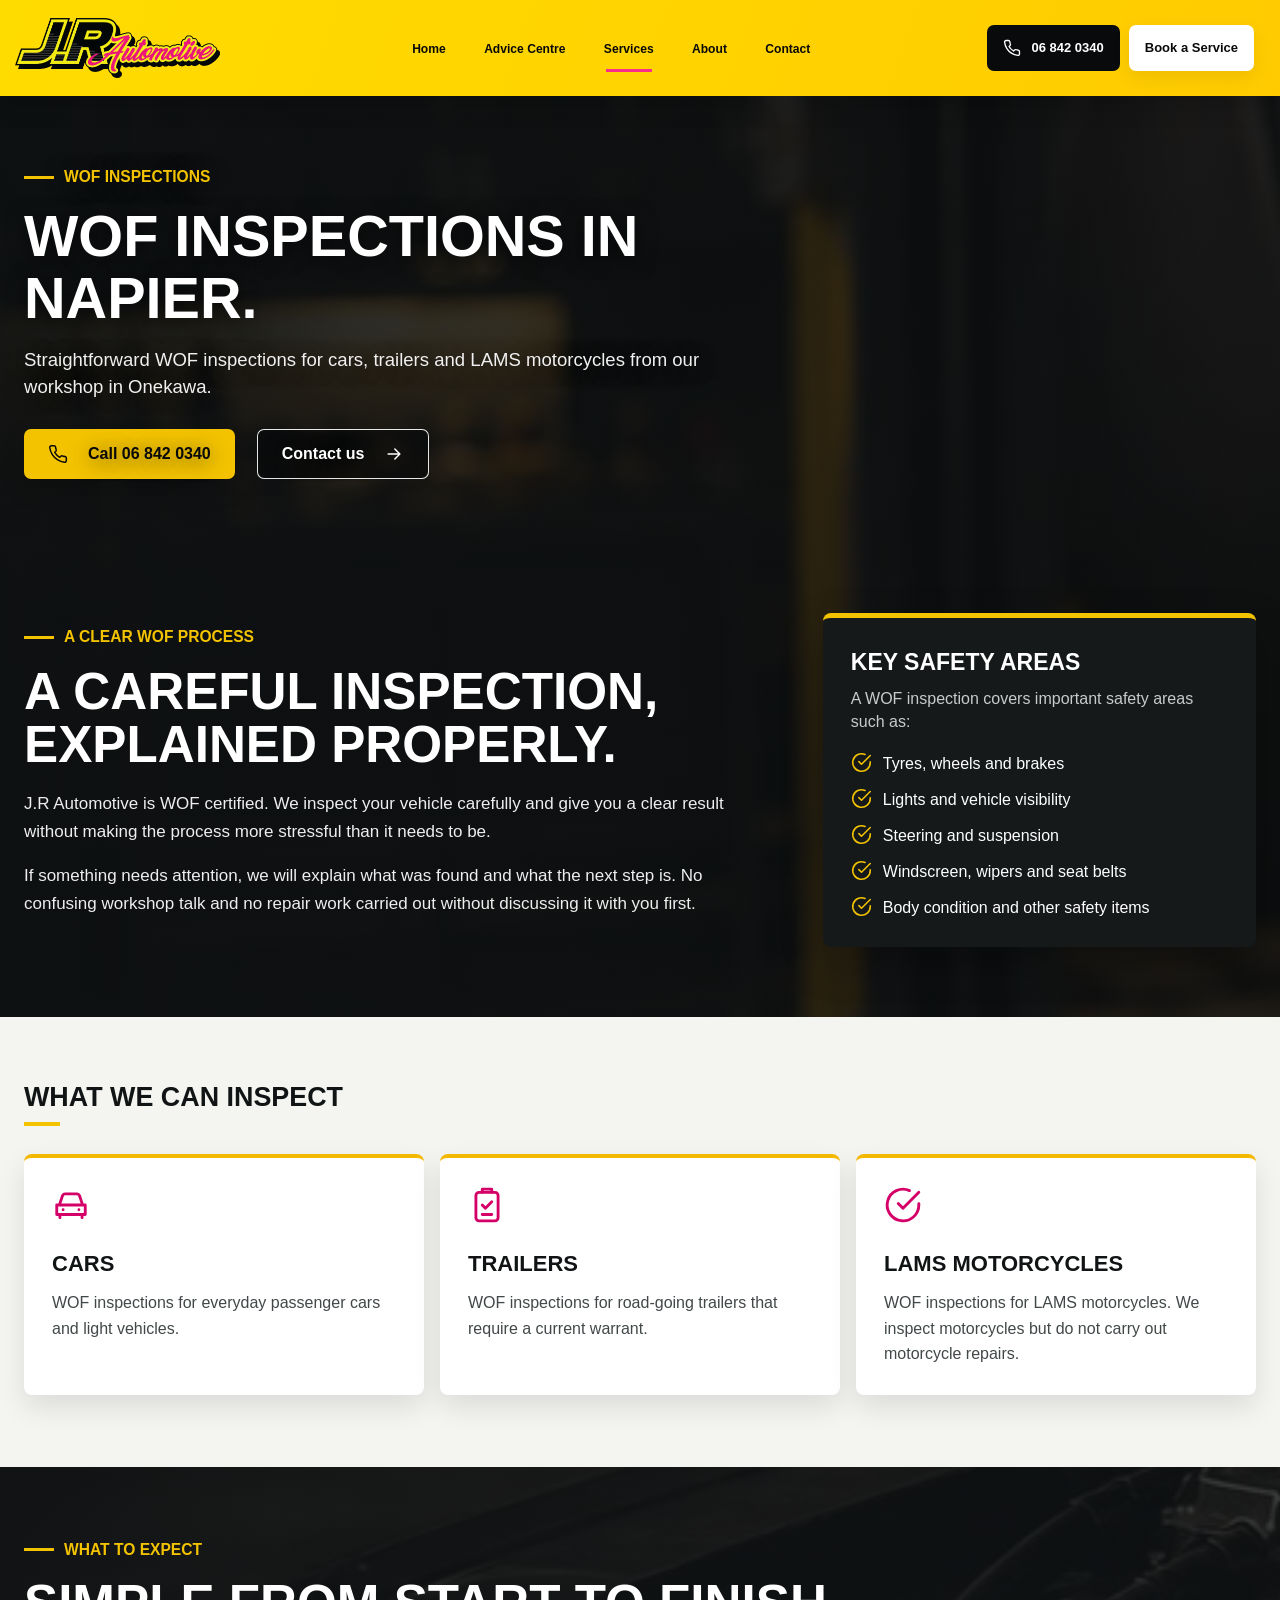
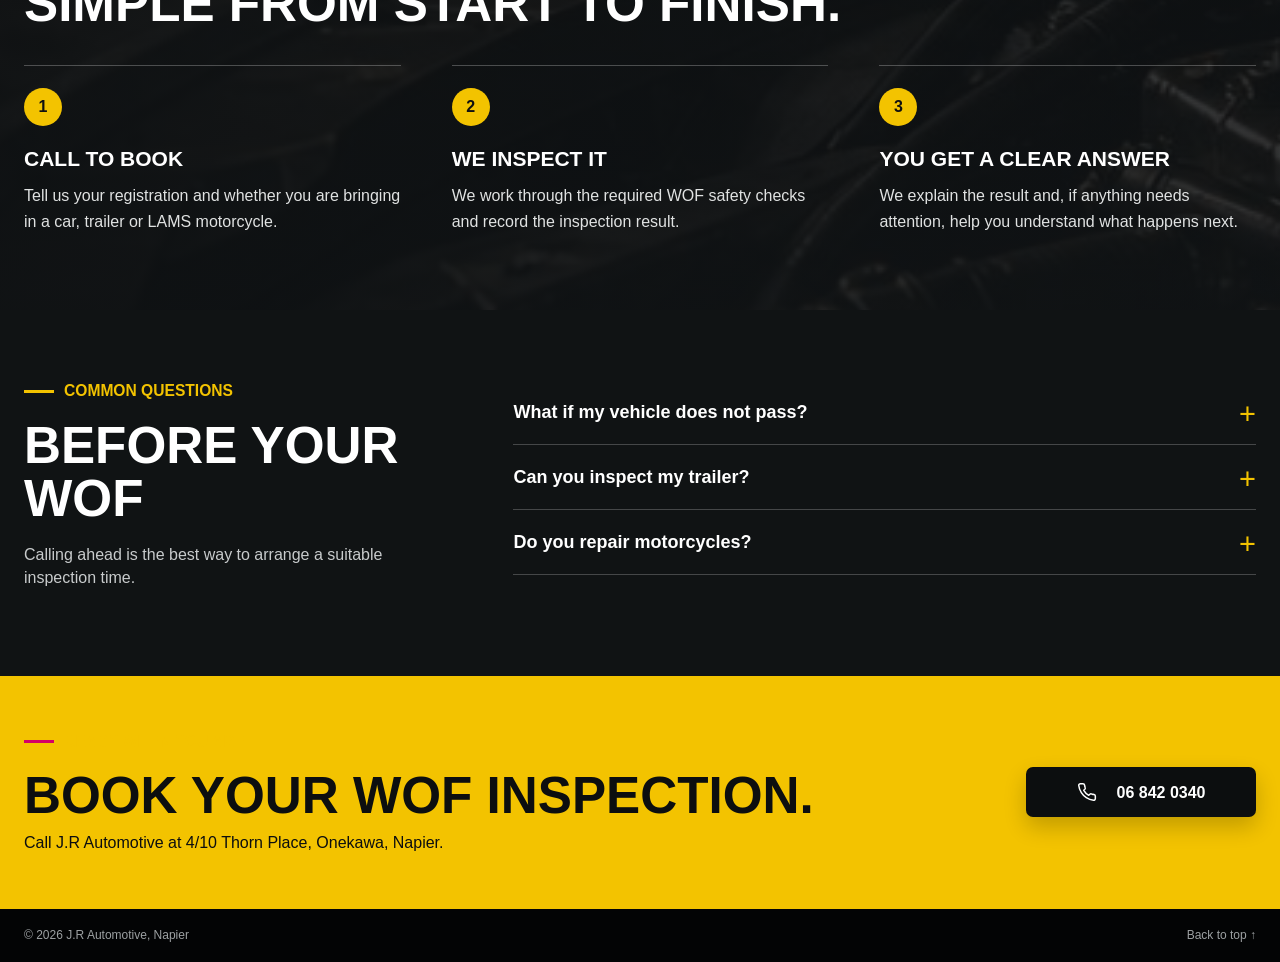
<file: wof.html>
<!doctype html>
<html lang="en">
<head>
  <!-- Google tag (gtag.js) -->
  <script async src="https://www.googletagmanager.com/gtag/js?id=G-XKHSMPY7ZS"></script>
  <script>
    window.dataLayer = window.dataLayer || [];
    function gtag(){dataLayer.push(arguments);}
    gtag('js', new Date());

    gtag('config', 'G-XKHSMPY7ZS');
  </script>
  <meta charset="UTF-8" />
  <meta name="viewport" content="width=device-width, initial-scale=1.0" />
  <link rel="icon" type="image/png" href="images/favicon.png" />
  <title>WOF Inspections Napier | J.R Automotive Onekawa</title>
  <meta name="description" content="Book a WOF inspection for your car, trailer or LAMS motorcycle at J.R Automotive in Onekawa, Napier. Clear advice and straightforward service." />
  <meta name="robots" content="index, follow, max-image-preview:large" />
  <link rel="canonical" href="https://jrautomotive.nz/wof.html" />
  <meta property="og:type" content="website" />
  <meta property="og:locale" content="en_NZ" />
  <meta property="og:site_name" content="J.R Automotive" />
  <meta property="og:title" content="WOF Inspections Napier | J.R Automotive Onekawa" />
  <meta property="og:description" content="WOF inspections for cars, trailers and LAMS motorcycles from J.R Automotive in Onekawa, Napier." />
  <meta property="og:url" content="https://jrautomotive.nz/wof.html" />
  <meta property="og:image" content="https://jrautomotive.nz/images/bg-services-engine-brakes-optimized.jpg" />
  <meta property="og:image:alt" content="Vehicle engine being worked on in an automotive workshop" />
  <meta name="twitter:card" content="summary_large_image" />
  <meta name="theme-color" content="#f3c300" />
  <link rel="stylesheet" href="style.css" />
  <script type="application/ld+json">
  {
    "@context": "https://schema.org",
    "@graph": [
      {
        "@type": "Service",
        "@id": "https://jrautomotive.nz/wof.html#service",
        "name": "WOF Inspections in Napier",
        "serviceType": "Warrant of Fitness inspections",
        "url": "https://jrautomotive.nz/wof.html",
        "description": "WOF inspections for cars, trailers and LAMS motorcycles in Onekawa, Napier.",
        "areaServed": [
          { "@type": "City", "name": "Napier" },
          { "@type": "AdministrativeArea", "name": "Hawke's Bay" }
        ],
        "provider": {
          "@type": "AutoRepair",
          "@id": "https://jrautomotive.nz/#business",
          "name": "J.R Automotive",
          "telephone": "+64 6 842 0340",
          "address": {
            "@type": "PostalAddress",
            "streetAddress": "4/10 Thorn Place, Onekawa",
            "addressLocality": "Napier",
            "addressRegion": "Hawke's Bay",
            "addressCountry": "NZ"
          }
        }
      },
      {
        "@type": "BreadcrumbList",
        "itemListElement": [
          {
            "@type": "ListItem",
            "position": 1,
            "name": "Home",
            "item": "https://jrautomotive.nz/"
          },
          {
            "@type": "ListItem",
            "position": 2,
            "name": "Services",
            "item": "https://jrautomotive.nz/services.html"
          },
          {
            "@type": "ListItem",
            "position": 3,
            "name": "WOF Inspections",
            "item": "https://jrautomotive.nz/wof.html"
          }
        ]
      }
    ]
  }
  </script>
</head>
<body>
  <svg class="svg-defs" aria-hidden="true">
    <symbol id="icon-phone" viewBox="0 0 24 24"><path d="M22 16.9v3a2 2 0 0 1-2.2 2 19.8 19.8 0 0 1-8.6-3.1 19.5 19.5 0 0 1-6-6A19.8 19.8 0 0 1 2.1 4.2 2 2 0 0 1 4.1 2h3a2 2 0 0 1 2 1.7c.1 1 .4 2 .7 2.9a2 2 0 0 1-.4 2.1L8.1 10a16 16 0 0 0 6 6l1.3-1.3a2 2 0 0 1 2.1-.4c.9.3 1.9.6 2.9.7a2 2 0 0 1 1.6 1.9z"/></symbol>
    <symbol id="icon-arrow" viewBox="0 0 24 24"><path d="M5 12h14M13 6l6 6-6 6"/></symbol>
    <symbol id="icon-check" viewBox="0 0 24 24"><path d="M22 11.1V12a10 10 0 1 1-5.9-9.1"/><path d="m22 4-10 10-3-3"/></symbol>
    <symbol id="icon-car" viewBox="0 0 24 24"><path d="m5 11 1.5-4.5A2 2 0 0 1 8.4 5h7.2a2 2 0 0 1 1.9 1.5L19 11M3 12h18v6H3zM5 18v2M19 18v2M7 15h.01M17 15h.01"/></symbol>
    <symbol id="icon-clipboard" viewBox="0 0 24 24"><rect x="5" y="4" width="14" height="18" rx="2"/><path d="M9 4V2h6v2M9 12l2 2 4-4M9 18h6"/></symbol>
  </svg>

  <header class="site-header" id="top">
    <a class="brand" href="index.html" aria-label="J.R Automotive home">
      <img src="images/jr-logo.png" width="3211" height="953" alt="J.R Automotive" />
    </a>

    <button class="menu-toggle" type="button" aria-label="Open navigation" aria-expanded="false" aria-controls="site-nav">
      <span></span><span></span><span></span>
    </button>

    <div class="header-main">
      <nav class="main-nav" id="site-nav" aria-label="Main navigation">
        <a href="index.html">Home</a>
        <a href="advice.html">Advice Centre</a>
        <a class="active" href="services.html">Services</a>
        <a href="about.html">About</a>
        <a href="contact.html">Contact</a>
      </nav>

      <div class="header-actions">
        <a class="header-phone" href="tel:068420340">
          <svg><use href="#icon-phone"></use></svg>
          <span>06 842 0340</span>
        </a>
        <a class="header-book" href="contact.html">Book a Service</a>
      </div>
    </div>
  </header>

  <main class="subpage services-page service-detail-page">
    <section class="page-hero page-width">
      <p class="eyebrow"><span></span> WOF inspections</p>
      <h1>WOF inspections in Napier.</h1>
      <p>Straightforward WOF inspections for cars, trailers and LAMS motorcycles from our workshop in Onekawa.</p>
      <div class="hero-actions">
        <a class="button button-yellow" href="tel:068420340"><svg><use href="#icon-phone"></use></svg> Call 06 842 0340</a>
        <a class="button button-outline" href="contact.html">Contact us <svg><use href="#icon-arrow"></use></svg></a>
      </div>
    </section>

    <section class="service-overview page-width" aria-labelledby="wof-overview-heading">
      <div class="service-overview-copy">
        <p class="eyebrow"><span></span> A clear WOF process</p>
        <h2 id="wof-overview-heading">A careful inspection, explained properly.</h2>
        <p>J.R Automotive is WOF certified. We inspect your vehicle carefully and give you a clear result without making the process more stressful than it needs to be.</p>
        <p>If something needs attention, we will explain what was found and what the next step is. No confusing workshop talk and no repair work carried out without discussing it with you first.</p>
      </div>

      <aside class="service-checklist" aria-labelledby="wof-checks-heading">
        <h2 id="wof-checks-heading">Key safety areas</h2>
        <p>A WOF inspection covers important safety areas such as:</p>
        <ul>
          <li><svg><use href="#icon-check"></use></svg> Tyres, wheels and brakes</li>
          <li><svg><use href="#icon-check"></use></svg> Lights and vehicle visibility</li>
          <li><svg><use href="#icon-check"></use></svg> Steering and suspension</li>
          <li><svg><use href="#icon-check"></use></svg> Windscreen, wipers and seat belts</li>
          <li><svg><use href="#icon-check"></use></svg> Body condition and other safety items</li>
        </ul>
      </aside>
    </section>

    <section class="service-types-band" aria-labelledby="wof-vehicles-heading">
      <div class="page-width">
        <div class="section-heading service-section-heading">
          <h2 id="wof-vehicles-heading">What we can inspect</h2>
          <span></span>
        </div>
        <div class="service-types-grid">
          <article>
            <svg><use href="#icon-car"></use></svg>
            <h3>Cars</h3>
            <p>WOF inspections for everyday passenger cars and light vehicles.</p>
          </article>
          <article>
            <svg><use href="#icon-clipboard"></use></svg>
            <h3>Trailers</h3>
            <p>WOF inspections for road-going trailers that require a current warrant.</p>
          </article>
          <article>
            <svg><use href="#icon-check"></use></svg>
            <h3>LAMS motorcycles</h3>
            <p>WOF inspections for LAMS motorcycles. We inspect motorcycles but do not carry out motorcycle repairs.</p>
          </article>
        </div>
      </div>
    </section>

    <section class="service-process page-width" aria-labelledby="wof-process-heading">
      <p class="eyebrow"><span></span> What to expect</p>
      <h2 id="wof-process-heading">Simple from start to finish.</h2>
      <div class="service-process-grid">
        <article><span>1</span><h3>Call to book</h3><p>Tell us your registration and whether you are bringing in a car, trailer or LAMS motorcycle.</p></article>
        <article><span>2</span><h3>We inspect it</h3><p>We work through the required WOF safety checks and record the inspection result.</p></article>
        <article><span>3</span><h3>You get a clear answer</h3><p>We explain the result and, if anything needs attention, help you understand what happens next.</p></article>
      </div>
    </section>

    <section class="service-faq-band" aria-labelledby="wof-faq-heading">
      <div class="page-width service-faq">
        <div>
          <p class="eyebrow"><span></span> Common questions</p>
          <h2 id="wof-faq-heading">Before your WOF</h2>
          <p>Calling ahead is the best way to arrange a suitable inspection time.</p>
        </div>
        <div class="service-faq-list">
          <details>
            <summary>What if my vehicle does not pass?</summary>
            <p>We will explain what was found and what needs attention. If it is repair work we offer, we can discuss the options and provide a quote before anything is done.</p>
          </details>
          <details>
            <summary>Can you inspect my trailer?</summary>
            <p>Yes. We carry out WOF inspections for cars, trailers and LAMS motorcycles.</p>
          </details>
          <details>
            <summary>Do you repair motorcycles?</summary>
            <p>No. We provide WOF inspections for LAMS motorcycles, but we do not carry out motorcycle repairs.</p>
          </details>
        </div>
      </div>
    </section>

    <section class="service-cta" aria-labelledby="wof-book-heading">
      <div class="page-width">
        <div>
          <p class="eyebrow"><span></span> Ready when you are</p>
          <h2 id="wof-book-heading">Book your WOF inspection.</h2>
          <p>Call J.R Automotive at 4/10 Thorn Place, Onekawa, Napier.</p>
        </div>
        <a class="button service-cta-button" href="tel:068420340"><svg><use href="#icon-phone"></use></svg> 06 842 0340</a>
      </div>
    </section>
  </main>

  <footer><div class="page-width"><span>&copy; <span id="year"></span> J.R Automotive, Napier</span><a href="#top">Back to top &uarr;</a></div></footer>

  <script>
    const toggle = document.querySelector('.menu-toggle');
    const header = document.querySelector('.site-header');
    toggle.addEventListener('click', () => {
      const open = header.classList.toggle('menu-open');
      toggle.setAttribute('aria-expanded', String(open));
    });
    document.querySelectorAll('.main-nav a').forEach(link => link.addEventListener('click', () => {
      header.classList.remove('menu-open');
      toggle.setAttribute('aria-expanded', 'false');
    }));
    document.getElementById('year').textContent = new Date().getFullYear();
  </script>
</body>
</html>
</file>
<file: style.css>
:root {
  --yellow: #f3c300;
  --yellow-deep: #f2b900;
  --pink: #ff2d8b;
  --black: #080b0d;
  --charcoal: #171a1c;
  --panel: #202426;
  --panel-soft: #303436;
  --white: #fff;
  --muted: #c8cbcc;
  --line: rgba(255, 255, 255, .18);
  --heading-font: "Trebuchet MS", Arial, Helvetica, sans-serif;
  --page: min(1390px, calc(100% - 48px));
  --shadow: 0 16px 40px rgba(0, 0, 0, .26);
}

* { box-sizing: border-box; }
html { scroll-behavior: smooth; }
body {
  margin: 0;
  color: var(--white);
  background: #25292b;
  font-family: Arial, Helvetica, sans-serif;
  line-height: 1.45;
}
a { color: inherit; }
button, a { -webkit-tap-highlight-color: transparent; }
svg { display: block; fill: none; stroke: currentColor; stroke-width: 1.8; stroke-linecap: round; stroke-linejoin: round; }
.svg-defs { position: absolute; width: 0; height: 0; overflow: hidden; }
.page-width { width: var(--page); margin-inline: auto; }

.site-header {
  min-height: 96px;
  position: sticky;
  top: 0;
  z-index: 100;
  display: flex;
  align-items: stretch;
  gap: 30px;
  padding-right: max(26px, calc((100vw - 1500px) / 2));
  background: linear-gradient(110deg, #ffdc00, #ffcb00);
  color: var(--black);
  box-shadow: 0 6px 24px rgba(0, 0, 0, .22);
}

.brand {
  width: 270px;
  min-width: 270px;
  padding: 8px 24px;
  display: flex;
  justify-content: center;
  align-items: center;
  text-decoration: none;
  background: transparent;
}
.brand img {
  width: 225px;
  height: auto;
  object-fit: contain;
}

.header-main {
  min-width: 0;
  flex: 1;
  display: flex;
  align-items: center;
  justify-content: space-between;
  gap: 26px;
}
.main-nav {
  flex: 1;
  display: flex;
  align-items: center;
  justify-content: center;
  gap: clamp(26px, 3vw, 56px);
  white-space: nowrap;
}
.main-nav a {
  position: relative;
  padding: 39px 0 36px;
  color: #090909;
  text-decoration: none;
  font-size: clamp(12.1px, .902vw, 15.4px);
  font-weight: 900;
}
.main-nav a::after {
  content: "";
  position: absolute;
  left: 50%;
  bottom: 22px;
  width: 0;
  height: 3px;
  transform: translateX(-50%);
  background: var(--pink);
  transition: width .2s ease;
}
.main-nav a:hover::after, .main-nav a.active::after { width: 46px; }
.header-actions { display: flex; gap: 14px; align-items: center; }
.header-phone, .header-book {
  min-height: 46px;
  display: inline-flex;
  align-items: center;
  justify-content: center;
  border-radius: 7px;
  font-weight: 900;
  text-decoration: none;
  white-space: nowrap;
  transition: transform .2s ease, box-shadow .2s ease;
}
.header-phone:hover, .header-book:hover, .button:hover { transform: translateY(-2px); }
.header-phone { gap: 10px; padding: 0 20px; background: #080a0b; color: #fff; }
.header-phone svg { width: 18px; height: 18px; }
.header-book { padding: 0 24px; background: #fff; color: #080a0b; box-shadow: 0 7px 18px rgba(130, 95, 0, .13); }
.menu-toggle { display: none; }

.hero {
  min-height: clamp(560px, 65vh, 720px);
  position: relative;
  display: flex;
  align-items: center;
  isolation: isolate;
  background-image: url("images/hero-workshop-clean-optimized.jpg");
  background-size: cover;
  background-position: center;
  border-bottom: 1px solid var(--yellow);
}
.hero::after {
  content: "";
  position: absolute;
  inset: 0;
  z-index: -1;
  background: linear-gradient(90deg, rgba(5, 7, 8, .08) 0%, rgba(5, 7, 8, .18) 43%, rgba(5, 7, 8, .88) 100%);
}
.hero-content { display: flex; justify-content: flex-end; padding: 72px 16px; }
.hero-copy-block { width: min(590px, 48%); }
.eyebrow {
  display: flex;
  align-items: center;
  gap: 10px;
  margin: 0 0 16px;
  color: var(--yellow);
  font-size: 15.6px;
  font-weight: 900;
  text-transform: uppercase;
}
.eyebrow span { width: 30px; height: 3px; background: var(--yellow); }
.hero h1 {
  max-width: 600px;
  margin: 0;
  font-family: var(--heading-font);
  font-size: clamp(48px, 4.6vw, 74px);
  font-weight: 800;
  line-height: 1.08;
  letter-spacing: 0;
  text-wrap: balance;
  text-shadow: 0 3px 18px rgba(0, 0, 0, .34);
}
.hero-copy { max-width: 570px; margin: 20px 0 30px; color: #f1f1f1; font-size: clamp(17px, 1.3vw, 21px); line-height: 1.55; }
.hero-actions { display: flex; gap: 22px; flex-wrap: wrap; }
.button {
  min-height: 50px;
  display: inline-flex;
  align-items: center;
  justify-content: center;
  gap: 20px;
  padding: 0 24px;
  border-radius: 7px;
  font-weight: 900;
  text-decoration: none;
  transition: transform .2s ease, box-shadow .2s ease, background .2s ease;
}
.button svg { width: 20px; height: 20px; }
.button-yellow { background: var(--yellow); color: #090909; box-shadow: 0 10px 22px rgba(0, 0, 0, .22); }
.button-yellow:hover { box-shadow: 0 13px 28px rgba(255, 212, 0, .2); }
.button-outline { border: 1px solid rgba(255, 255, 255, .9); background: rgba(5, 7, 8, .5); color: #fff; }
.button-outline:hover { background: rgba(255, 255, 255, .1); }

.trust-strip { background: linear-gradient(90deg, #1b1f20, #25292a, #191c1e); border-bottom: 1px solid rgba(255,255,255,.08); }
.trust-grid { display: grid; grid-template-columns: repeat(4, 1fr); padding-block: 18px; }
.trust-item { min-width: 0; display: flex; align-items: center; gap: 18px; padding: 0 26px; border-right: 1px solid var(--line); }
.trust-item:first-child { padding-left: 16px; }
.trust-item:last-child { border: 0; }
.trust-item > svg { width: 42px; height: 42px; flex: 0 0 auto; color: var(--yellow); }
.trust-item div { display: flex; flex-direction: column; gap: 4px; }
.trust-item strong { font-size: 15px; }
.trust-item span { color: #f3f3f3; font-size: 13px; }

.services-advice { padding: 16px 0 10px; background: linear-gradient(110deg, #5e6060 0%, #343738 65%, #2b2e30 100%); }
.content-grid { display: grid; grid-template-columns: 1.35fr .95fr; gap: 20px; }
.section-heading { margin-bottom: 13px; }
.section-heading h2 { margin: 0; color: #fff; font-size: clamp(25px, 2.1vw, 32px); line-height: 1.1; text-transform: uppercase; }
.section-heading > span { display: block; width: 36px; height: 4px; margin-top: 9px; background: var(--yellow); }
.section-heading.light h2 { color: #fff; }
.section-heading.light > span { background: linear-gradient(90deg, var(--pink) 0 70%, transparent 70%); }

.services-column { min-width: 0; padding: 7px 0 16px; }
.service-grid { display: grid; grid-template-columns: repeat(4, minmax(0, 1fr)); gap: 13px; }
.service-card {
  min-height: 184px;
  display: grid;
  grid-template-columns: 48px 1fr;
  gap: 12px;
  padding: 21px 15px;
  background: linear-gradient(145deg, #282b2c, #191c1e);
  color: inherit;
  text-decoration: none;
  border-radius: 6px;
  box-shadow: 0 7px 14px rgba(0,0,0,.25);
  transition: transform .2s ease, background .2s ease, box-shadow .2s ease;
}
.service-card:hover, .service-card:focus-visible { transform: translateY(-4px); background: #171a1c; box-shadow: 0 10px 22px rgba(0,0,0,.38); }
.service-card:focus-visible { outline: 3px solid var(--yellow); outline-offset: 3px; }
.service-card > svg { width: 43px; height: 43px; color: var(--yellow); }
.service-card h3 { min-height: 42px; margin: 3px 0 12px; font-size: 14px; line-height: 1.25; text-transform: uppercase; }
.service-card p { min-height: 52px; margin: 0 0 13px; color: #eee; font-size: 12px; line-height: 1.65; }
.service-link { font-size: 12px; font-weight: 900; }
.service-link span { padding-left: 7px; color: var(--yellow); font-size: 18px; }
.more-services {
  min-height: 50px;
  margin-top: 13px;
  display: grid;
  grid-template-columns: repeat(4, 1fr);
  align-items: center;
  background: #222526;
  border-radius: 5px;
  box-shadow: 0 6px 13px rgba(0,0,0,.22);
}
.more-services span { padding: 0 18px; border-right: 1px solid rgba(255,45,139,.65); font-size: 13px; white-space: nowrap; }
.more-services span:last-child { border-right: 0; }
.more-services span::first-letter { color: var(--yellow); }

.advice-panel { min-width: 0; padding: 15px 23px 18px; background: linear-gradient(140deg, #1c1f20, #242728); border-radius: 6px; box-shadow: var(--shadow); }
.advice-panel .section-heading { margin-bottom: 0; }
.advice-intro { margin: 0 0 13px; font-size: 13px; }
.quick-answer { display: grid; grid-template-columns: 1fr 96px; gap: 12px; padding: 16px 18px; color: #111; background: #fff; border-radius: 5px; }
.quick-answer small { padding: 3px 7px; border-radius: 2px; background: var(--yellow); font-size: 10px; font-weight: 900; text-transform: uppercase; }
.quick-answer h3 { margin: 7px 0 4px; font-size: 18px; }
.quick-answer p { margin: 0 0 7px; font-size: 12px; line-height: 1.5; }
.quick-answer a { font-size: 12px; font-weight: 900; text-decoration: none; }
.quick-answer a span { color: var(--pink); font-size: 18px; }
.answer-icon { width: 82px; height: 82px; align-self: center; display: grid; place-items: center; border-radius: 50%; background: var(--yellow); color: #151718; }
.answer-icon svg { width: 47px; height: 47px; }
.advice-tips { display: grid; grid-template-columns: repeat(3, 1fr); gap: 0; margin-top: 16px; }
.advice-tips article { min-width: 0; display: grid; grid-template-columns: 34px 1fr; gap: 9px; padding: 0 15px; border-right: 1px solid rgba(255,45,139,.65); }
.advice-tips article:first-child { padding-left: 0; }
.advice-tips article:last-child { border: 0; padding-right: 0; }
.advice-tips svg { width: 30px; height: 30px; color: var(--yellow); }
.advice-tips div { display: flex; flex-direction: column; gap: 5px; }
.advice-tips strong { color: var(--yellow); font-size: 10px; text-transform: uppercase; }
.advice-tips span { color: #eee; font-size: 10px; line-height: 1.45; }

.why-us { padding: 13px 0 20px; background: linear-gradient(90deg, #292d2e, #171a1b 48%, #2d3031); }
.why-us .section-heading { margin-bottom: 8px; }
.why-grid { display: grid; grid-template-columns: repeat(4, 1fr); }
.why-grid article { display: grid; grid-template-columns: 52px 1fr; gap: 14px; padding: 0 32px; border-right: 1px solid var(--line); }
.why-grid article:first-child { padding-left: 0; }
.why-grid article:last-child { border: 0; }
.why-grid svg { width: 48px; height: 48px; color: var(--yellow); }
.why-grid h3 { display: inline-block; margin: 0 0 4px; padding-bottom: 2px; border-bottom: 2px solid var(--pink); font-size: 15px; }
.why-grid p { margin: 0; color: #f0f0f0; font-size: 13px; }

.customer-reviews { padding: 54px 0 60px; background: #f5f2e9; color: var(--black); }
.reviews-heading { display: flex; align-items: flex-end; justify-content: space-between; gap: 36px; margin-bottom: 26px; }
.reviews-heading .eyebrow { margin: 0 0 8px; color: #555b5d; }
.reviews-heading h2 { margin: 0 0 8px; font-size: clamp(30px, 3vw, 44px); line-height: 1.05; }
.reviews-heading > div > p:last-child { margin: 0; color: #555b5d; }
.reviews-link { flex: 0 0 auto; padding-bottom: 4px; border-bottom: 2px solid var(--yellow-deep); color: #242829; font-size: 14px; font-weight: 900; text-decoration: none; }
.reviews-link:hover { border-color: var(--pink); }
.reviews-grid { display: grid; grid-template-columns: repeat(3, 1fr); gap: 18px; }
.review-card { min-width: 0; margin: 0; padding: 25px; border: 1px solid #ded9cd; border-radius: 12px; background: #fff; box-shadow: 0 10px 26px rgba(8, 11, 13, .08); }
.review-stars { margin-bottom: 15px; color: #d6a800; font-size: 18px; letter-spacing: 3px; }
.review-card blockquote { margin: 0 0 22px; color: #262a2b; font-size: 18px; font-weight: 700; line-height: 1.45; }
.review-card figcaption { display: flex; flex-direction: column; gap: 2px; }
.review-card figcaption strong { font-size: 14px; }
.review-card figcaption span { color: #656a6c; font-size: 12px; }

.contact-cta { padding: 58px 0; background: #080b0c; border-top: 1px solid rgba(255,212,0,.35); }
.contact-inner { display: flex; align-items: center; justify-content: space-between; gap: 40px; }
.contact-inner h2 { margin: 0 0 8px; font-size: clamp(32px, 4vw, 54px); line-height: 1; }
.contact-inner > div > p:last-child { margin: 0; color: var(--muted); }
.contact-buttons { display: flex; flex-direction: column; align-items: center; gap: 10px; }
.contact-buttons .button { min-width: 230px; }
.mobile-number { color: #fff; font-size: 13px; text-decoration: none; }

footer { padding: 18px 0; background: #030405; color: #9da1a3; font-size: 12px; }
footer > div { display: flex; justify-content: space-between; }
footer a { text-decoration: none; }

@media (max-width: 1700px) {
  .main-nav a:nth-child(8), .main-nav a:nth-child(9) { display: none; }
}

@media (max-width: 1480px) {
  .site-header { gap: 18px; }
  .brand { width: 235px; min-width: 235px; padding-inline: 14px; }
  .brand img { width: 205px; }
  .header-main { gap: 18px; }
  .header-actions { gap: 9px; }
  .header-phone, .header-book { padding-inline: 16px; font-size: 13px; }
}

@media (max-width: 1180px) {
  :root { --page: min(100% - 36px, 1040px); }
  .site-header { min-height: 82px; padding-right: 18px; }
  .brand { width: 210px; min-width: 210px; }
  .brand img { width: 185px; height: auto; }
  .main-nav a { padding-block: 31px; }
  .main-nav a:nth-child(n+6) { display: none; }
  .main-nav a::after { bottom: 15px; }
  .hero { min-height: 470px; background-position: 57% center; }
  .service-grid { grid-template-columns: repeat(2, 1fr); }
  .service-card { min-height: 165px; }
  .service-card h3, .service-card p { min-height: 0; }
  .more-services { grid-template-columns: repeat(2, 1fr); row-gap: 10px; padding-block: 12px; }
  .more-services span:nth-child(2) { border-right: 0; }
  .trust-item { padding-inline: 15px; gap: 12px; }
}

@media (max-width: 900px) {
  :root { --page: min(100% - 30px, 720px); }
  .site-header { min-height: 74px; align-items: center; justify-content: space-between; padding-right: 14px; }
  .brand { width: 195px; min-width: 195px; height: 74px; }
  .brand img { width: 170px; height: auto; }

  .menu-toggle {
    width: 46px;
    height: 44px;
    display: grid;
    place-content: center;
    gap: 6px;
    border: 0;
    border-radius: 6px;
    background: #090b0c;
    cursor: pointer;
  }
  .menu-toggle span { width: 24px; height: 2px; display: block; background: var(--yellow); transition: transform .2s ease, opacity .2s ease; }
  .menu-open .menu-toggle span:nth-child(1) { transform: translateY(8px) rotate(45deg); }
  .menu-open .menu-toggle span:nth-child(2) { opacity: 0; }
  .menu-open .menu-toggle span:nth-child(3) { transform: translateY(-8px) rotate(-45deg); }
  .header-main {
    position: absolute;
    top: 74px;
    left: 0;
    right: 0;
    display: none;
    padding: 18px;
    background: #111416;
    color: #fff;
    box-shadow: 0 20px 35px rgba(0,0,0,.45);
  }
  .menu-open .header-main { display: block; }
  .main-nav { display: grid; grid-template-columns: repeat(2, 1fr); gap: 0; white-space: normal; }
  .main-nav a, .main-nav a:nth-child(n) { display: block; padding: 12px 10px; color: #fff; border-bottom: 1px solid rgba(255,255,255,.1); font-size: 14.3px; }
  .main-nav a::after { display: none; }
  .header-actions { margin-top: 16px; }
  .header-phone, .header-book { flex: 1; }
  .hero { min-height: 600px; align-items: flex-end; background-position: 67% center; }
  .hero::before { content: ""; position: absolute; inset: 0; z-index: -1; background: linear-gradient(0deg, rgba(2,5,6,.97) 4%, rgba(2,5,6,.73) 47%, rgba(2,5,6,.1) 80%); }
  .hero-content { padding: 50px 0; }
  .hero-copy-block { width: min(100%, 620px); }
  .hero h1 { font-size: clamp(43px, 9vw, 66px); }
  .trust-grid { grid-template-columns: repeat(2, 1fr); gap: 20px 0; }
  .trust-item:nth-child(2) { border-right: 0; }
  .content-grid { grid-template-columns: 1fr; }
  .advice-panel { margin-bottom: 12px; }
  .why-grid { grid-template-columns: repeat(2, 1fr); gap: 24px 0; }
  .why-grid article:nth-child(2) { border-right: 0; }
  .reviews-heading { align-items: flex-start; flex-direction: column; gap: 16px; }
  .reviews-grid { grid-template-columns: 1fr; }
  .contact-inner { align-items: flex-start; flex-direction: column; }
}

@media (max-width: 620px) {
  :root { --page: calc(100% - 28px); }
  .brand { width: 180px; min-width: 180px; }
  .brand img { width: 158px; }
  .hero { min-height: 570px; background-position: 70% center; }
  .hero-actions { gap: 12px; }
  .button { width: 100%; }
  .trust-grid { grid-template-columns: 1fr; gap: 0; }
  .trust-item, .trust-item:first-child { padding: 15px 4px; border-right: 0; border-bottom: 1px solid var(--line); }
  .trust-item:last-child { border-bottom: 0; }
  .service-grid { grid-template-columns: 1fr; }
  .service-card { min-height: 0; }
  .more-services { grid-template-columns: 1fr; }
  .more-services span, .more-services span:nth-child(2) { padding-block: 7px; border-right: 0; border-bottom: 1px solid rgba(255,45,139,.42); }
  .more-services span:last-child { border-bottom: 0; }
  .advice-panel { padding-inline: 15px; }
  .quick-answer { grid-template-columns: 1fr; }
  .answer-icon { display: none; }
  .advice-tips { grid-template-columns: 1fr; gap: 16px; }
  .advice-tips article, .advice-tips article:first-child, .advice-tips article:last-child { padding: 0 0 14px; border-right: 0; border-bottom: 1px solid rgba(255,45,139,.45); }
  .advice-tips article:last-child { border-bottom: 0; }
  .why-grid { grid-template-columns: 1fr; gap: 20px; }
  .why-grid article, .why-grid article:first-child { padding: 0; border-right: 0; }
  .contact-cta { padding-block: 44px; }
  footer > div { gap: 15px; flex-direction: column; }
}

@media (prefers-reduced-motion: reduce) {
  html { scroll-behavior: auto; }
  *, *::before, *::after { transition: none !important; }
}

/* Simple inside pages */
.subpage {
  background: linear-gradient(110deg, #35393b 0%, #232729 68%, #171a1c 100%);
}

.page-hero {
  padding: 70px 0 34px;
}

.page-hero h1 {
  max-width: 780px;
  margin: 0;
  font-family: var(--heading-font);
  font-size: clamp(38px, 4.5vw, 66px);
  font-weight: 800;
  line-height: 1.08;
  letter-spacing: 0;
  text-transform: uppercase;
}

.page-hero p:not(.eyebrow) {
  max-width: 720px;
  margin: 18px 0 0;
  color: #f0f0f0;
  font-size: clamp(17px, 1.45vw, 22px);
}

.page-section {
  padding: 0 0 70px;
}

.page-grid {
  display: grid;
  grid-template-columns: repeat(4, minmax(0, 1fr));
  gap: 16px;
}

.page-grid.two-column {
  grid-template-columns: repeat(2, minmax(0, 1fr));
}

.page-card,
.contact-page-card {
  padding: 24px;
  border-radius: 8px;
  background: linear-gradient(145deg, #282b2c, #191c1e);
  box-shadow: var(--shadow);
}

.page-card small {
  display: inline-block;
  margin-bottom: 10px;
  padding: 4px 8px;
  border-radius: 2px;
  background: var(--yellow);
  color: #111;
  font-size: 10px;
  font-weight: 900;
  text-transform: uppercase;
}

.page-card h2,
.contact-page-card h2 {
  margin: 0 0 10px;
  font-size: 22px;
  line-height: 1.12;
  text-transform: uppercase;
}

.page-card p,
.contact-page-card p {
  margin: 0;
  color: #eeeeee;
}

.page-card-link {
  display: inline-block;
  margin-top: 16px;
  border-bottom: 2px solid var(--yellow);
  font-size: 13px;
  font-weight: 900;
  text-decoration: none;
}

.page-card-link:hover,
.page-card-link:focus-visible {
  border-color: var(--pink);
}

.contact-page-card {
  display: grid;
  grid-template-columns: minmax(280px, .95fr) minmax(320px, 1.05fr) minmax(230px, .75fr);
  align-items: center;
  gap: clamp(28px, 4vw, 64px);
}

.contact-page-card .contact-buttons {
  width: 100%;
  align-items: stretch;
}

.contact-page-card .contact-buttons .button {
  width: 100%;
  min-width: 0;
  min-height: 56px;
  padding-inline: 16px;
}

.contact-page-card .contact-buttons .button[href^="tel:"] {
  font-size: 18px;
  letter-spacing: .02em;
}

.contact-page-card .map-link {
  text-align: center;
}

.workshop-hours {
  margin: 0;
}

.contact-page-card .workshop-hours h2 {
  margin-bottom: 8px;
  color: var(--yellow);
  font-size: 16px;
}

.workshop-hours dl {
  width: 100%;
  margin: 0;
}

.workshop-hours dl > div {
  display: grid;
  grid-template-columns: minmax(125px, 1fr) minmax(150px, auto);
  gap: 20px;
  padding: 7px 0;
  border-bottom: 1px solid rgba(255, 255, 255, .14);
}

.workshop-hours dt {
  font-weight: 800;
}

.workshop-hours dd {
  margin: 0;
  color: #eeeeee;
  text-align: right;
}

@media (max-width: 1100px) {
  .contact-page-card {
    grid-template-columns: repeat(2, minmax(0, 1fr));
  }

  .contact-page-card .contact-buttons {
    grid-column: 1 / -1;
    flex-direction: row;
    flex-wrap: wrap;
    justify-content: center;
  }

  .contact-page-card .contact-buttons .button {
    width: min(100%, 290px);
  }
}

@media (max-width: 900px) {
  .page-grid,
  .page-grid.two-column {
    grid-template-columns: 1fr;
  }

  .contact-page-card {
    grid-template-columns: 1fr;
  }

  .contact-page-card .contact-buttons {
    width: 100%;
    grid-column: auto;
    flex-direction: column;
    align-items: stretch;
  }

  .contact-page-card .contact-buttons .button {
    width: 100%;
  }
}

.map-link {
  color: var(--yellow);
  font-size: 13px;
  font-weight: 900;
  text-decoration: none;
}

.map-card {
  margin-top: 18px;
  overflow: hidden;
  border: 1px solid rgba(255, 212, 0, .35);
  border-radius: 8px;
  background: #111416;
  box-shadow: var(--shadow);
}

.map-card iframe {
  width: 100%;
  min-height: 390px;
  display: block;
  border: 0;
}

.contact-logo {
  width: 300px;
  max-width: 100%;
  height: auto;
  margin: 0 0 14px;
}

.contact-email {
  width: fit-content;
}

/* Contact message form */
.message-section {
  display: grid;
  grid-template-columns: minmax(260px, .7fr) minmax(0, 1.3fr);
  gap: clamp(28px, 5vw, 70px);
  margin: 28px 0;
  padding: clamp(26px, 4vw, 48px);
  border-top: 4px solid var(--yellow);
  border-radius: 8px;
  background: linear-gradient(145deg, #282b2c, #151819);
  box-shadow: var(--shadow);
}
.message-intro h2 { margin: 0 0 14px; font-size: clamp(34px, 4vw, 54px); line-height: 1; text-transform: uppercase; }
.message-intro > p:not(.eyebrow, .message-reassurance) { margin: 0; color: #eee; font-size: 17px; }
.message-reassurance { display: flex; align-items: flex-start; gap: 12px; margin: 24px 0 0; color: #eee; font-size: 13px; }
.message-reassurance svg { width: 25px; height: 25px; flex: 0 0 auto; color: var(--yellow); }
.message-form { padding: clamp(22px, 3vw, 32px); border-radius: 8px; background: #fff; color: var(--black); }
.form-grid { display: grid; grid-template-columns: repeat(2, minmax(0, 1fr)); gap: 18px; }
.message-form label { min-width: 0; display: grid; gap: 7px; }
.message-form label > span { font-size: 13px; font-weight: 900; }
.message-form label b { color: #9f253d; }
.message-form label small { color: #666; font-size: 11px; font-weight: 700; }
.message-form input,
.message-form select,
.message-form textarea { width: 100%; min-height: 48px; padding: 11px 12px; border: 1px solid #b8b8b8; border-radius: 5px; background: #fff; color: #111; font: inherit; }
.message-form textarea { min-height: 130px; resize: vertical; }
.message-form input:focus,
.message-form select:focus,
.message-form textarea:focus { border-color: #8a6d00; outline: 3px solid rgba(243, 195, 0, .25); }
.form-field-wide { grid-column: 1 / -1; }
.form-honeypot { position: absolute; left: -10000px; width: 1px; height: 1px; overflow: hidden; }
.form-contact-note { margin: 14px 0; color: #555; font-size: 12px; }
.turnstile-container { min-height: 65px; }
.form-submit-row { display: flex; align-items: center; gap: 18px; margin-top: 15px; }
.message-form button { border: 0; cursor: pointer; font: inherit; }
.message-form button:disabled { cursor: not-allowed; opacity: .58; transform: none; }
.form-status { margin: 0; color: #555; font-size: 13px; font-weight: 700; }
.form-status.is-error { color: #9f253d; }
.form-status.is-success { color: #216b3a; }

@media (max-width: 900px) {
  .message-section { grid-template-columns: 1fr; }
}

@media (max-width: 480px) {
  .form-grid { grid-template-columns: 1fr; }
  .form-field-wide { grid-column: auto; }
  .form-submit-row { align-items: stretch; flex-direction: column; }
}

/* Dedicated service pages */
.subpage.service-detail-page .page-hero {
  min-height: 410px;
  padding-bottom: 64px;
}

.service-detail-page .page-hero .hero-actions {
  margin-top: 28px;
}

.service-overview {
  display: grid;
  grid-template-columns: minmax(0, 1.25fr) minmax(300px, .75fr);
  gap: clamp(36px, 6vw, 90px);
  align-items: center;
  padding: 70px 0;
}

.service-overview-copy h2,
.service-process > h2,
.service-faq h2,
.service-cta h2 {
  margin: 0 0 18px;
  font-size: clamp(32px, 4vw, 52px);
  line-height: 1.04;
  text-transform: uppercase;
}

.service-overview-copy > p:not(.eyebrow) {
  max-width: 720px;
  margin: 0 0 16px;
  color: #eeeeee;
  font-size: 17px;
  line-height: 1.65;
}

.service-checklist {
  padding: 28px;
  border-top: 5px solid var(--yellow);
  border-radius: 8px;
  background: #15191a;
  box-shadow: var(--shadow);
}

.service-checklist h2 {
  margin: 0 0 8px;
  font-size: 23px;
  text-transform: uppercase;
}

.service-checklist > p {
  margin: 0 0 18px;
  color: var(--muted);
}

.service-checklist ul {
  display: grid;
  gap: 13px;
  margin: 0;
  padding: 0;
  list-style: none;
}

.service-checklist li {
  display: flex;
  align-items: flex-start;
  gap: 11px;
}

.service-checklist li svg {
  width: 21px;
  height: 21px;
  flex: 0 0 auto;
  color: var(--yellow);
}

.service-types-band {
  padding: 66px 0 72px;
  background: #f4f4f1;
  color: #111415;
}

.service-section-heading {
  margin-bottom: 28px;
}

.service-types-band .service-section-heading h2 {
  color: #111415;
}

.service-types-grid {
  display: grid;
  grid-template-columns: repeat(3, minmax(0, 1fr));
  gap: 16px;
}

.service-types-grid article {
  min-height: 235px;
  padding: 28px;
  border-radius: 8px;
  border-top: 4px solid var(--yellow-deep);
  background: #fff;
  box-shadow: 0 12px 28px rgba(0, 0, 0, .1);
}

.service-types-grid svg {
  width: 38px;
  height: 38px;
  margin-bottom: 24px;
  color: #d40067;
}

.service-types-grid h3 {
  margin: 0 0 10px;
  font-size: 22px;
  text-transform: uppercase;
}

.service-types-grid p {
  margin: 0;
  color: #424849;
  line-height: 1.6;
}

.service-process {
  padding: 72px 0 76px;
}

.service-process-grid {
  display: grid;
  grid-template-columns: repeat(3, minmax(0, 1fr));
  gap: clamp(24px, 4vw, 58px);
  margin-top: 34px;
}

.service-process-grid article {
  padding-top: 22px;
  border-top: 1px solid rgba(255, 255, 255, .25);
}

.service-process-grid article > span {
  display: grid;
  width: 38px;
  height: 38px;
  margin-bottom: 18px;
  place-items: center;
  border-radius: 50%;
  background: var(--yellow);
  color: #101010;
  font-weight: 900;
}

.service-process-grid h3 {
  margin: 0 0 9px;
  font-size: 21px;
  text-transform: uppercase;
}

.service-process-grid p {
  margin: 0;
  color: #e0e2e2;
  line-height: 1.6;
}

.service-faq-band {
  padding: 70px 0;
  background: #101314;
}

.service-faq {
  display: grid;
  grid-template-columns: minmax(260px, .7fr) minmax(0, 1.3fr);
  gap: clamp(38px, 7vw, 110px);
}

.service-faq > div:first-child > p:last-child {
  max-width: 390px;
  color: var(--muted);
}

.service-faq-list details {
  border-bottom: 1px solid rgba(255, 255, 255, .22);
}

.service-faq-list summary {
  position: relative;
  padding: 19px 42px 19px 0;
  cursor: pointer;
  font-size: 18px;
  font-weight: 900;
  list-style: none;
}

.service-faq-list summary::-webkit-details-marker {
  display: none;
}

.service-faq-list summary::after {
  content: "+";
  position: absolute;
  top: 13px;
  right: 0;
  color: var(--yellow);
  font-size: 29px;
  font-weight: 400;
}

.service-faq-list details[open] summary::after {
  content: "-";
}

.service-faq-list details p {
  max-width: 780px;
  margin: 0;
  padding: 0 42px 20px 0;
  color: #d8dbdc;
  line-height: 1.65;
}

.service-cta {
  padding: 55px 0;
  background: var(--yellow);
  color: #0c0e0f;
}

.service-cta > div {
  display: flex;
  align-items: center;
  justify-content: space-between;
  gap: 40px;
}

.service-cta .eyebrow span {
  background: #d40067;
}

.service-cta h2 {
  margin-bottom: 8px;
}

.service-cta p:last-child {
  margin: 0;
}

.service-cta-button {
  flex: 0 0 auto;
  min-width: 230px;
  background: #0c0e0f;
  color: #fff;
  box-shadow: 0 10px 22px rgba(0, 0, 0, .2);
}

@media (max-width: 900px) {
  .service-overview,
  .service-faq {
    grid-template-columns: 1fr;
  }

  .service-types-grid,
  .service-process-grid {
    grid-template-columns: 1fr;
  }

  .service-types-grid article {
    min-height: 0;
  }
}

@media (max-width: 700px) {
  .subpage.service-detail-page .page-hero {
    min-height: 430px;
  }

  .service-overview,
  .service-process {
    padding-block: 52px;
  }

  .service-types-band,
  .service-faq-band {
    padding-block: 52px;
  }

  .service-cta > div {
    align-items: stretch;
    flex-direction: column;
  }

  .service-cta-button {
    width: 100%;
  }
}
/* Advice Centre FAQ structure */
.advice-faq {
  display: grid;
  gap: 18px;
}

.faq-group-title {
  scroll-margin-top: 110px;
}

.grouped-faq {
  grid-template-columns: repeat(2, minmax(0, 1fr));
  align-items: start;
}

.faq-group {
  min-width: 0;
  display: grid;
  gap: 10px;
  padding: 16px;
  border: 1px solid rgba(255, 212, 0, .25);
  border-radius: 10px;
  background: rgba(8, 11, 13, .34);
  box-shadow: var(--shadow);
}

.faq-group-title {
  margin: 0 0 4px;
  color: var(--yellow);
  font-size: clamp(20px, 2vw, 30px);
  line-height: 1;
  text-transform: uppercase;
}

.faq-item {
  min-width: 0;
  overflow: hidden;
  border: 1px solid rgba(255, 255, 255, .12);
  border-radius: 8px;
  background: linear-gradient(145deg, #282b2c, #191c1e);
  box-shadow: var(--shadow);
}

.faq-question {
  min-width: 0;
  width: 100%;
  display: grid;
  grid-template-columns: 1fr;
  gap: 10px;
  align-items: center;
  padding: 18px 20px;
  border: 0;
  background: transparent;
  color: var(--white);
  cursor: pointer;
  font: inherit;
  text-align: left;
}

.faq-question:hover,
.faq-question:focus-visible {
  background: rgba(255, 212, 0, .08);
  outline: none;
}

.faq-category {
  width: fit-content;
  padding: 4px 8px;
  border-radius: 3px;
  background: var(--yellow);
  color: #111;
  font-size: 11px;
  font-weight: 900;
  text-transform: uppercase;
}

.faq-title {
  min-width: 0;
  overflow-wrap: anywhere;
  font-size: clamp(18px, 1.8vw, 25px);
  font-weight: 900;
  line-height: 1.1;
}

.faq-answer {
  padding: 0 20px 20px;
  color: #eeeeee;
}

.answer-block + .answer-block {
  margin-top: 16px;
}

.answer-block h3 {
  margin: 0 0 5px;
  color: var(--yellow);
  font-size: 14px;
  text-transform: uppercase;
}

.answer-block p {
  margin: 0;
}

.advice-cta {
  margin-top: 24px;
  padding: 24px;
  border-radius: 8px;
  background: #080b0d;
  border: 1px solid rgba(255, 212, 0, .35);
  box-shadow: var(--shadow);
}

.advice-cta h2 {
  margin: 0 0 8px;
  font-size: clamp(24px, 2.6vw, 38px);
  text-transform: uppercase;
}

.advice-cta p {
  max-width: 760px;
  margin: 0 0 18px;
  color: #eeeeee;
}

@media (max-width: 700px) {
  .grouped-faq {
    grid-template-columns: 1fr;
  }
}

/* About / Meet Jase page */
.about-hero {
  padding-top: 54px;
}

.about-hero-card {
  position: relative;
  overflow: hidden;
  padding: clamp(26px, 4vw, 46px);
  border: 1px solid rgba(255, 212, 0, .28);
  border-radius: 18px;
  background:
    radial-gradient(circle at top right, rgba(255, 212, 0, .22), transparent 34%),
    linear-gradient(145deg, #2c3031, #111416 72%);
  box-shadow: var(--shadow);
}

.about-hero-card::after {
  content: "";
  position: absolute;
  right: 28px;
  bottom: -34px;
  width: 150px;
  height: 150px;
  border: 18px solid rgba(255, 212, 0, .12);
  border-radius: 999px;
}

.about-hero-card > * {
  position: relative;
  z-index: 1;
}

.meet-page {
  display: grid;
  gap: 18px;
}

.meet-feature {
  display: grid;
  grid-template-columns: minmax(0, 1.7fr) minmax(260px, .8fr);
  gap: 18px;
  align-items: stretch;
}

.meet-intro,
.meet-photo,
.meet-page .page-card {
  border-radius: 16px;
}

.meet-intro {
  border-left: 5px solid var(--yellow);
}

.meet-intro p {
  font-size: 1.1rem;
}

.meet-intro p + p {
  margin-top: 14px;
}

.meet-photo {
  width: 100%;
  aspect-ratio: 1;
  align-self: start;
  margin: 0;
  overflow: hidden;
  background: #171a1c;
  box-shadow: var(--shadow);
}

.meet-photo img {
  display: block;
  width: 100%;
  height: 100%;
  object-fit: cover;
  object-position: center 32%;
}

.expect-list {
  display: grid;
  grid-template-columns: repeat(2, minmax(0, 1fr));
  gap: 12px;
  margin: 0;
  padding: 0;
  color: #eeeeee;
  list-style: none;
}

.expect-list li {
  display: flex;
  align-items: flex-start;
  gap: 10px;
  padding: 14px;
  border: 1px solid rgba(255, 255, 255, .1);
  border-radius: 12px;
  background: rgba(255, 255, 255, .04);
}

.expect-list span {
  display: grid;
  place-items: center;
  flex: 0 0 22px;
  width: 22px;
  height: 22px;
  border-radius: 999px;
  background: var(--yellow);
  color: #101010;
  font-size: 13px;
  font-weight: 900;
}

.meet-page .page-card:nth-of-type(2) {
  background:
    linear-gradient(145deg, rgba(255, 212, 0, .09), transparent 42%),
    linear-gradient(145deg, #282b2c, #191c1e);
}

.meet-cta {
  margin-top: 0;
  border-radius: 16px;
}

@media (max-width: 800px) {
  .meet-feature,
  .expect-list {
    grid-template-columns: 1fr;
  }
}

/* Subpage workshop photography */
.subpage {
  position: relative;
  isolation: isolate;
}

.subpage::before {
  content: "";
  position: absolute;
  inset: 0 0 auto;
  z-index: -1;
  height: clamp(340px, 42vw, 520px);
  background-image:
    linear-gradient(90deg, rgba(13, 16, 18, .9) 0%, rgba(13, 16, 18, .64) 52%, rgba(13, 16, 18, .3) 100%),
    linear-gradient(0deg, #35393b 0%, transparent 48%),
    var(--page-background);
  background-position: center;
  background-size: cover;
  background-repeat: no-repeat;
  -webkit-mask-image: linear-gradient(to bottom, #000 0%, #000 72%, transparent 100%);
  mask-image: linear-gradient(to bottom, #000 0%, #000 72%, transparent 100%);
}

.services-page { --page-background: url("images/bg-services-engine-brakes-optimized.jpg"); }
.advice-page { --page-background: url("images/bg-advice-diagnostics-optimized.jpg"); }
.about-page { --page-background: url("images/bg-about-tools-optimized.jpg"); }
.contact-page { --page-background: url("images/bg-contact-counter-optimized.jpg"); }

.services-page::before {
  height: 100%;
  background-image:
    linear-gradient(90deg, rgba(13, 16, 18, .9), rgba(13, 16, 18, .68)),
    linear-gradient(0deg, rgba(35, 39, 41, .9), rgba(13, 16, 18, .18) 65%),
    var(--page-background);
  background-position: center top;
  background-size: cover;
  -webkit-mask-image: none;
  mask-image: none;
}

.subpage .page-hero {
  min-height: 330px;
  display: flex;
  flex-direction: column;
  justify-content: center;
  text-shadow: 0 3px 20px rgba(0, 0, 0, .62);
}

.about-page .about-hero-card {
  background: linear-gradient(145deg, rgba(35, 40, 42, .9), rgba(12, 15, 16, .82) 72%);
  backdrop-filter: blur(2px);
}

@media (max-width: 700px) {
  .subpage::before {
    height: 500px;
    background-position: 62% center;
  }

  .services-page::before {
    height: 100%;
    background-position: 68% top;
  }

  .subpage .page-hero {
    min-height: 300px;
  }
}

@media (max-width: 480px) {
  .workshop-hours dl > div {
    grid-template-columns: 1fr;
    gap: 2px;
  }

  .workshop-hours dd {
    text-align: left;
  }
}
</file>
